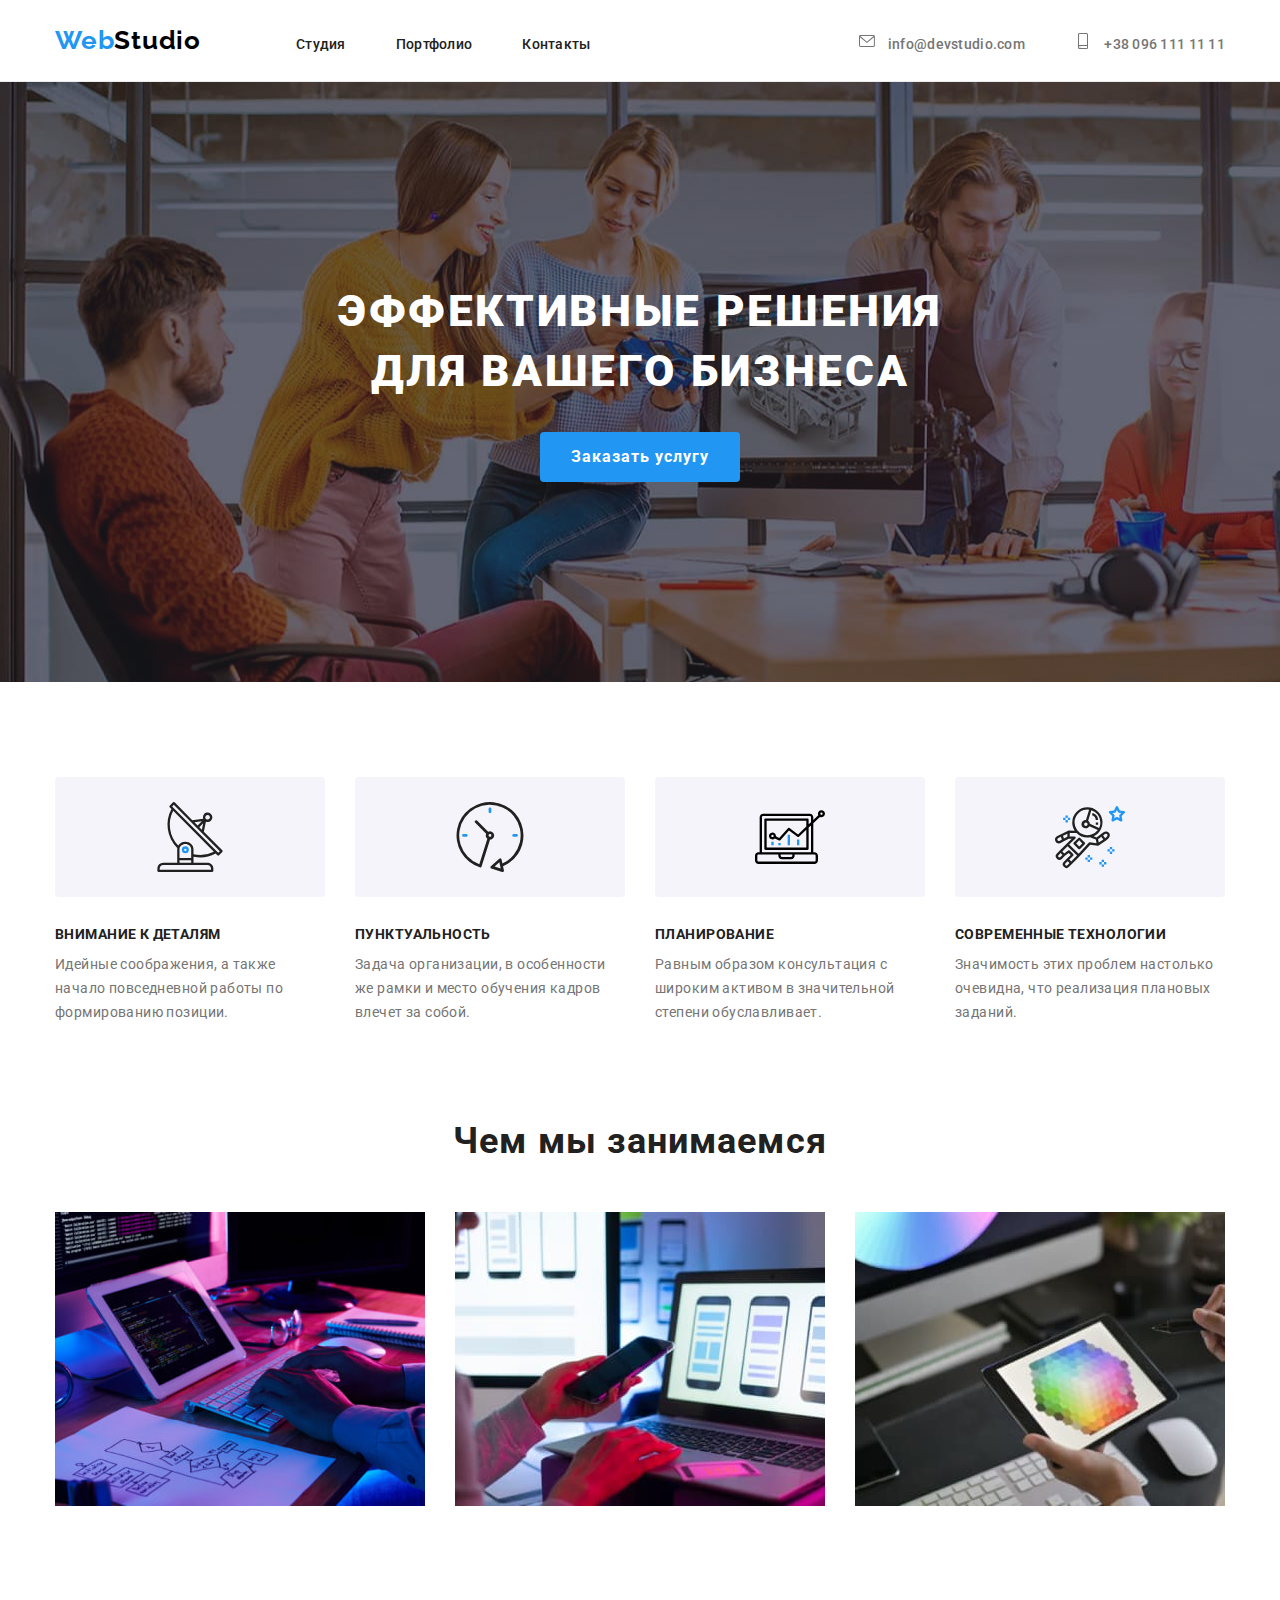
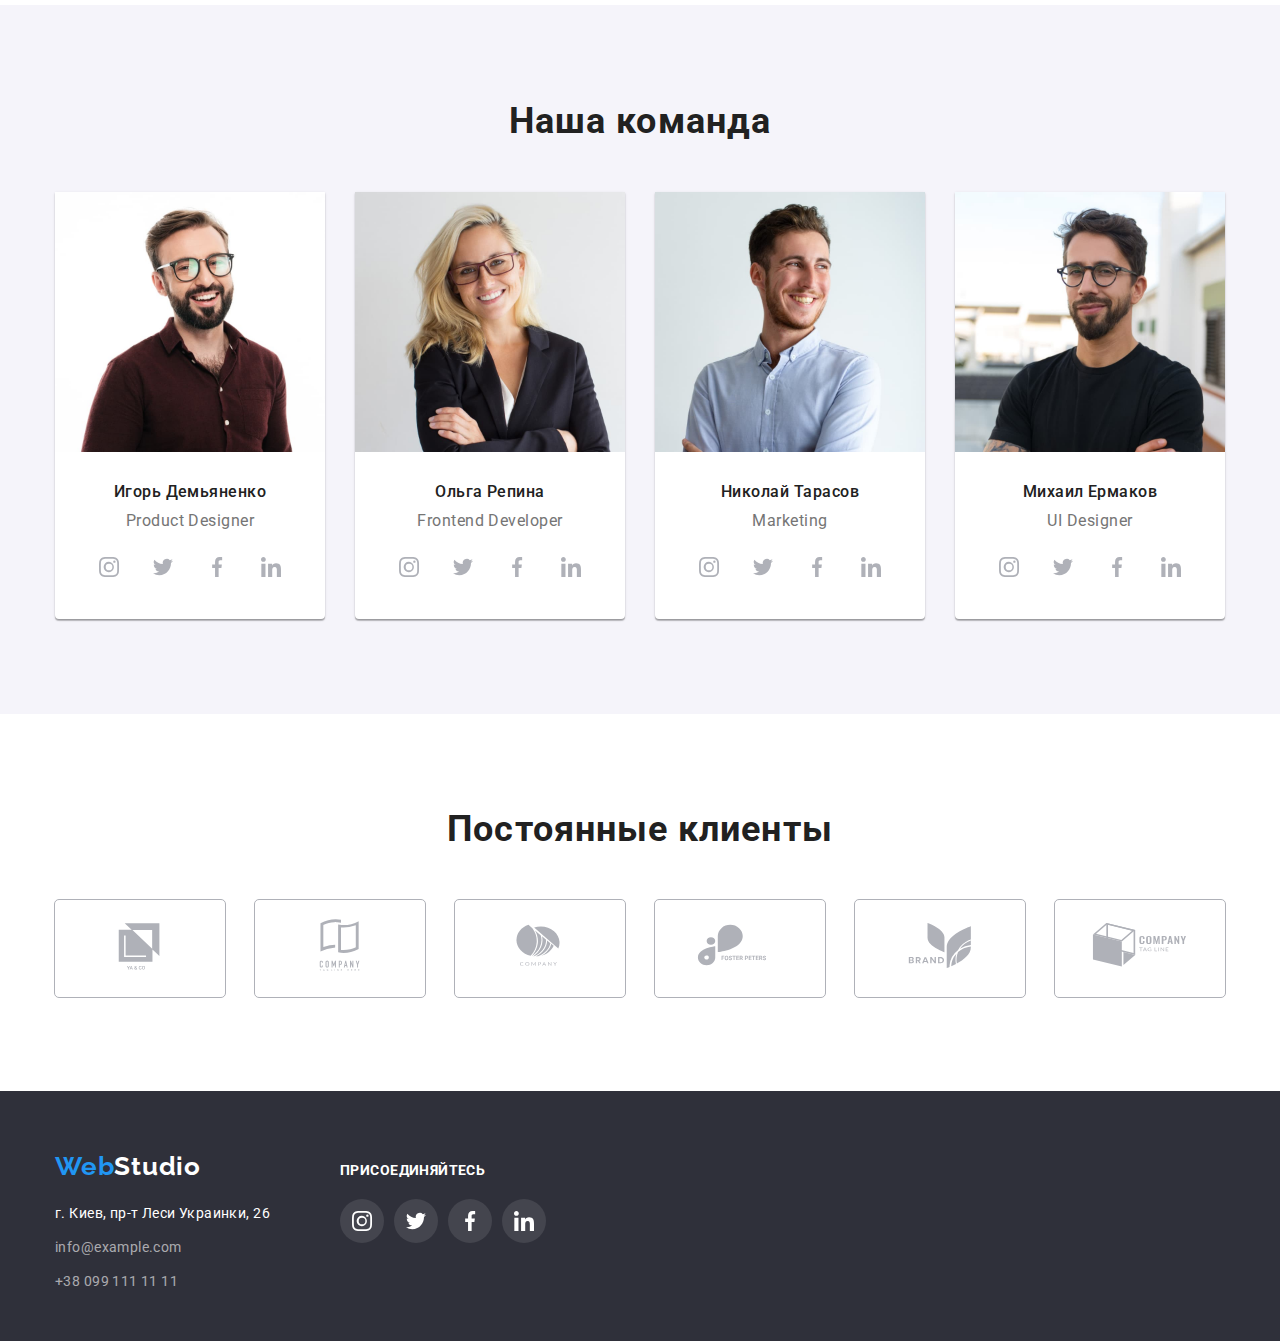
<file: index.html>
<!DOCTYPE html>
<html lang="ru">
  <head>
    <meta charset="UTF-8" />
    <meta http-equiv="X-UA-Compatible" content="IE=edge" />
    <meta name="viewport" content="width=device-width, initial-scale=1.0" />
    <title>homework #3</title>
    <link
      href="https://fonts.googleapis.com/css2?family=Raleway:wght@700&family=Roboto:wght@400;500;700;900&display=swap"
      rel="stylesheet"
    />
    <link
      rel="stylesheet"
      href="https://cdn.jsdelivr.net/npm/modern-normalize@1.1.0/modern-normalize.min.css"
    />
    <link rel="stylesheet" href="./css/styles.css" />
  </head>
  <body>
    <header class="header">
      <div class="main-container">
        <div class="header-content flex-container">
          <a href="./index.html" class="logo"
            ><span class="logo-accent">Web</span>Studio</a
          >
          <nav class="navigation">
            <ul class="navigation-list">
              <li class="navigation-item">
                <a href="./index.html" class="navigation-link">Студия</a>
              </li>
              <li class="navigation-item">
                <a href="./portfolio.html" class="navigation-link">Портфолио</a>
              </li>
              <li class="navigation-item">
                <a href="" class="navigation-link">Контакты</a>
              </li>
            </ul>
          </nav>
          <ul class="contacts-list">
            <li class="contacts-item">
              <a href="mailto:info@devstudio.com" class="contacts-link">
                <svg class="contacts-icon">
                  <use
                    href="./images/icons/symbol-defs.svg#icon-envelope"
                  ></use>
                </svg>
                info@devstudio.com</a
              >
            </li>
            <li class="contacts-item">
              <a href="tel:+380961111111" class="contacts-link">
                <svg class="contacts-icon">
                  <use
                    href="./images/icons/symbol-defs.svg#icon-smartphone"
                  ></use>
                </svg>
                +38 096 111 11 11</a
              >
            </li>
          </ul>
        </div>
      </div>
    </header>
    <main>
      <!--hero-->
      <section class="hero">
        <div class="main-container">
          <h1 class="hero-title">
            Эффективные решения <br />
            для вашего бизнеса
          </h1>
          <button type="button" class="button-base button-order">
            Заказать услугу
          </button>
        </div>
      </section>
      <!--Our goals-->
      <section class="goals">
        <div class="main-container">
          <h2 class="goals-main-title">Наши преимущества</h2>
          <ul class="goals-list flex-container">
            <li class="goals-item">
              <div class="goals-content">
                <div class="goals-picture">
                  <svg class="goals-icon">
                    <use
                      href="./images/icons/symbol-defs.svg#icon-antenna"
                    ></use>
                  </svg>
                </div>
                <h3 class="goals-title">Внимание к деталям</h3>
                <p>
                  Идейные соображения, а также начало повседневной работы по
                  формированию позиции.
                </p>
              </div>
            </li>
            <li class="goals-item">
              <div class="goals-content">
                <div class="goals-picture">
                  <svg class="goals-icon">
                    <use href="./images/icons/symbol-defs.svg#icon-clock"></use>
                  </svg>
                </div>
                <h3 class="goals-title">Пунктуальность</h3>
                <p>
                  Задача организации, в особенности же рамки и место обучения
                  кадров влечет за собой.
                </p>
              </div>
            </li>
            <li class="goals-item">
              <div class="goals-content">
                <div class="goals-picture">
                  <svg class="goals-icon">
                    <use
                      href="./images/icons/symbol-defs.svg#icon-diagram"
                    ></use>
                  </svg>
                </div>
                <h3 class="goals-title">Планирование</h3>
                <p>
                  Равным образом консультация с широким активом в значительной
                  степени обуславливает.
                </p>
              </div>
            </li>
            <li class="goals-item">
              <div class="goals-content">
                <div class="goals-picture">
                  <svg class="goals-icon">
                    <use
                      href="./images/icons/symbol-defs.svg#icon-astronaut"
                    ></use>
                  </svg>
                </div>
                <h3 class="goals-title">Современные технологии</h3>
                <p>
                  Значимость этих проблем настолько очевидна, что реализация
                  плановых заданий.
                </p>
              </div>
            </li>
          </ul>
        </div>
      </section>
      <!--About us-->
      <section class="about">
        <div class="main-container">
          <h2 class="section-title">Чем мы занимаемся</h2>
          <ul class="about-list flex-container">
            <li class="about-item">
              <div class="about-content">
                <img
                  src="./images/1.jpg"
                  alt="Руки на клавиатуре пишут программный код"
                />
              </div>
            </li>
            <li class="about-item">
              <div class="about-content">
                <img
                  src="./images/2.jpg"
                  alt="Создание прототипа приложения на экране монитора"
                />
              </div>
            </li>
            <li class="about-item">
              <div class="about-content">
                <img
                  src="./images/3.jpg"
                  alt="Выбор цветовой модели на графическом планшете"
                />
              </div>
            </li>
          </ul>
        </div>
      </section>
      <!--Our team-->
      <section class="team">
        <div class="main-container">
          <h2 class="section-title">Наша команда</h2>
          <ul class="team-list flex-container">
            <li class="team-item">
              <div class="member-card">
                <img
                  class="member-photo"
                  src="./images/ot_1.jpg"
                  alt="Портрет Игорь Демьяненко"
                  width="270"
                  height="260"
                />
                <div class="member-info">
                  <h3 class="member-title">Игорь Демьяненко</h3>
                  <p class="member-position">Product Designer</p>
                  <!--Social icons list-->
                  <ul class="member-social-list flex-container">
                    <li class="member-social-item">
                      <a href="" class="member-social-link">
                        <svg class="social-icon">
                          <use
                            href="./images/icons/symbol-defs.svg#icon-insta"
                          ></use>
                        </svg>
                      </a>
                    </li>
                    <li class="member-social-item">
                      <a href="" class="member-social-link">
                        <svg class="social-icon">
                          <use
                            href="./images/icons/symbol-defs.svg#icon-twitter"
                          ></use>
                        </svg>
                      </a>
                    </li>
                    <li class="member-social-item">
                      <a href="" class="member-social-link">
                        <svg class="social-icon">
                          <use
                            href="./images/icons/symbol-defs.svg#icon-fb"
                          ></use>
                        </svg>
                      </a>
                    </li>
                    <li class="member-social-item">
                      <a href="" class="member-social-link">
                        <svg class="social-icon">
                          <use
                            href="./images/icons/symbol-defs.svg#icon-linked"
                          ></use>
                        </svg>
                      </a>
                    </li>
                  </ul>
                </div>
              </div>
            </li>
            <li class="team-item">
              <div class="member-card">
                <img
                  class="member-photo"
                  src="./images/ot_2.jpg"
                  alt="Портрет Ольга Репина"
                  width="270"
                  height="260"
                />
                <div class="member-info">
                  <h3 class="member-title">Ольга Репина</h3>
                  <p class="member-position">Frontend Developer</p>
                  <!--Social icons list-->
                  <ul class="member-social-list flex-container">
                    <li class="member-social-item">
                      <a href="" class="member-social-link">
                        <svg class="social-icon">
                          <use
                            href="./images/icons/symbol-defs.svg#icon-insta"
                          ></use>
                        </svg>
                      </a>
                    </li>
                    <li class="member-social-item">
                      <a href="" class="member-social-link">
                        <svg class="social-icon">
                          <use
                            href="./images/icons/symbol-defs.svg#icon-twitter"
                          ></use>
                        </svg>
                      </a>
                    </li>
                    <li class="member-social-item">
                      <a href="" class="member-social-link">
                        <svg class="social-icon">
                          <use
                            href="./images/icons/symbol-defs.svg#icon-fb"
                          ></use>
                        </svg>
                      </a>
                    </li>
                    <li class="member-social-item">
                      <a href="" class="member-social-link">
                        <svg class="social-icon">
                          <use
                            href="./images/icons/symbol-defs.svg#icon-linked"
                          ></use>
                        </svg>
                      </a>
                    </li>
                  </ul>
                </div>
              </div>
            </li>
            <li class="team-item">
              <div class="member-card">
                <img
                  class="member-photo"
                  src="./images/ot_3.jpg"
                  alt="Портрет Николай Тарасов"
                  width="270"
                  height="260"
                />
                <div class="member-info">
                  <h3 class="member-title">Николай Тарасов</h3>
                  <p class="member-position">Marketing</p>
                  <!--Social icons list-->
                  <ul class="member-social-list flex-container">
                    <li class="member-social-item">
                      <a href="" class="member-social-link">
                        <svg class="social-icon">
                          <use
                            href="./images/icons/symbol-defs.svg#icon-insta"
                          ></use>
                        </svg>
                      </a>
                    </li>
                    <li class="member-social-item">
                      <a href="" class="member-social-link">
                        <svg class="social-icon">
                          <use
                            href="./images/icons/symbol-defs.svg#icon-twitter"
                          ></use>
                        </svg>
                      </a>
                    </li>
                    <li class="member-social-item">
                      <a href="" class="member-social-link">
                        <svg class="social-icon">
                          <use
                            href="./images/icons/symbol-defs.svg#icon-fb"
                          ></use>
                        </svg>
                      </a>
                    </li>
                    <li class="member-social-item">
                      <a href="" class="member-social-link">
                        <svg class="social-icon">
                          <use
                            href="./images/icons/symbol-defs.svg#icon-linked"
                          ></use>
                        </svg>
                      </a>
                    </li>
                  </ul>
                </div>
              </div>
            </li>
            <li class="team-item">
              <div class="member-card">
                <img
                  class="member-photo"
                  src="./images/ot_4.jpg"
                  alt="Портрет Михаил Ермаков"
                  width="270"
                  height="260"
                />
                <div class="member-info">
                  <h3 class="member-title">Михаил Ермаков</h3>
                  <p class="member-position">UI Designer</p>
                  <!--Social icons list-->
                  <ul class="member-social-list flex-container">
                    <li class="member-social-item">
                      <a href="" class="member-social-link">
                        <svg class="social-icon">
                          <use
                            href="./images/icons/symbol-defs.svg#icon-insta"
                          ></use>
                        </svg>
                      </a>
                    </li>
                    <li class="member-social-item">
                      <a href="" class="member-social-link">
                        <svg class="social-icon">
                          <use
                            href="./images/icons/symbol-defs.svg#icon-twitter"
                          ></use>
                        </svg>
                      </a>
                    </li>
                    <li class="member-social-item">
                      <a href="" class="member-social-link">
                        <svg class="social-icon">
                          <use
                            href="./images/icons/symbol-defs.svg#icon-fb"
                          ></use>
                        </svg>
                      </a>
                    </li>
                    <li class="member-social-item">
                      <a href="" class="member-social-link">
                        <svg class="social-icon">
                          <use
                            href="./images/icons/symbol-defs.svg#icon-linked"
                          ></use>
                        </svg>
                      </a>
                    </li>
                  </ul>
                </div>
              </div>
            </li>
          </ul>
        </div>
      </section>
      <!--Clients-->
      <section class="clients">
        <div class="main-container">
          <h2 class="section-title">Постоянные клиенты</h2>
          <ul class="client-list flex-container">
            <li class="client-list-item">
              <a href="" class="client-item-link">
                <div class="client-item-content">
                  <svg class="client-icon">
                    <use
                      href="./images/icons/symbol-defs.svg#icon-company1"
                    ></use>
                  </svg>
                </div>
              </a>
            </li>
            <li class="client-list-item">
              <a href="" class="client-item-link">
                <div class="client-item-content">
                  <svg class="client-icon">
                    <use
                      href="./images/icons/symbol-defs.svg#icon-company2"
                    ></use>
                  </svg>
                </div>
              </a>
            </li>
            <li class="client-list-item">
              <a href="" class="client-item-link">
                <div class="client-item-content">
                  <svg class="client-icon">
                    <use
                      href="./images/icons/symbol-defs.svg#icon-company3"
                    ></use>
                  </svg>
                </div>
              </a>
            </li>
            <li class="client-list-item">
              <a href="" class="client-item-link">
                <div class="client-item-content">
                  <svg class="client-icon">
                    <use
                      href="./images/icons/symbol-defs.svg#icon-company4"
                    ></use>
                  </svg>
                </div>
              </a>
            </li>
            <li class="client-list-item">
              <a href="" class="client-item-link">
                <div class="client-item-content">
                  <svg class="client-icon">
                    <use
                      href="./images/icons/symbol-defs.svg#icon-company5"
                    ></use>
                  </svg>
                </div>
              </a>
            </li>
            <li class="client-list-item">
              <a href="" class="client-item-link">
                <div class="client-item-content">
                  <svg class="client-icon">
                    <use
                      href="./images/icons/symbol-defs.svg#icon-company6"
                    ></use>
                  </svg>
                </div>
              </a>
            </li>
          </ul>
        </div>
      </section>
    </main>
    <footer class="footer">
      <div class="main-container">
        <div class="footer-content flex-container">
          <div class="footer-adress">
            <a href="./index.html" class="footer-logo"
              ><span class="logo-accent">Web</span>Studio</a
            >
            <address>
              <ul class="adress-list">
                <li class="adress-item">
                  <a
                    href="https://www.google.pl/maps/place/%D0%B1%D1%83%D0%BB.+%D0%9B%D0%B5%D1%81%D0%B8+%D0%A3%D0%BA%D1%80%D0%B0%D0%B8%D0%BD%D0%BA%D0%B8,+26,+%D0%9A%D0%B8%D0%B5%D0%B2,+%D0%A3%D0%BA%D1%80%D0%B0%D0%B8%D0%BD%D0%B0,+02000/@50.4265807,30.5361971,17z/data=!3m1!4b1!4m5!3m4!1s0x40d4cf0e033ecbe9:0x57a4dffefec77da0!8m2!3d50.4265807!4d30.5383858?hl=ru"
                    target="_blank"
                    class="adress-text location"
                  >
                    г. Киев, пр-т Леси Украинки, 26
                  </a>
                </li>
                <li class="adress-item">
                  <a href="mailto:info@example.com" class="adress-text">
                    info@example.com</a
                  >
                </li>
                <li class="adress-item">
                  <a href="tel:+380991111111" class="adress-text">
                    +38 099 111 11 11</a
                  >
                </li>
              </ul>
            </address>
          </div>
          <!--end footer-adress-->
          <div class="footer-social">
            <p class="footer-social-text">присоединяйтесь</p>
            <ul class="footer-social-list flex-container">
              <li class="footer-social-item">
                <a href="" class="footer-social-link">
                  <svg class="social-icon">
                    <use href="./images/icons/symbol-defs.svg#icon-insta"></use>
                  </svg>
                </a>
              </li>
              <li class="footer-social-item">
                <a href="" class="footer-social-link">
                  <svg class="social-icon">
                    <use
                      href="./images/icons/symbol-defs.svg#icon-twitter"
                    ></use>
                  </svg>
                </a>
              </li>
              <li class="footer-social-item">
                <a href="" class="footer-social-link">
                  <svg class="social-icon">
                    <use href="./images/icons/symbol-defs.svg#icon-fb"></use>
                  </svg>
                </a>
              </li>
              <li class="footer-social-item">
                <a href="" class="footer-social-link">
                  <svg class="social-icon">
                    <use
                      href="./images/icons/symbol-defs.svg#icon-linked"
                    ></use>
                  </svg>
                </a>
              </li>
            </ul>
          </div>
        </div>
      </div>
    </footer>
  </body>
</html>
</file>
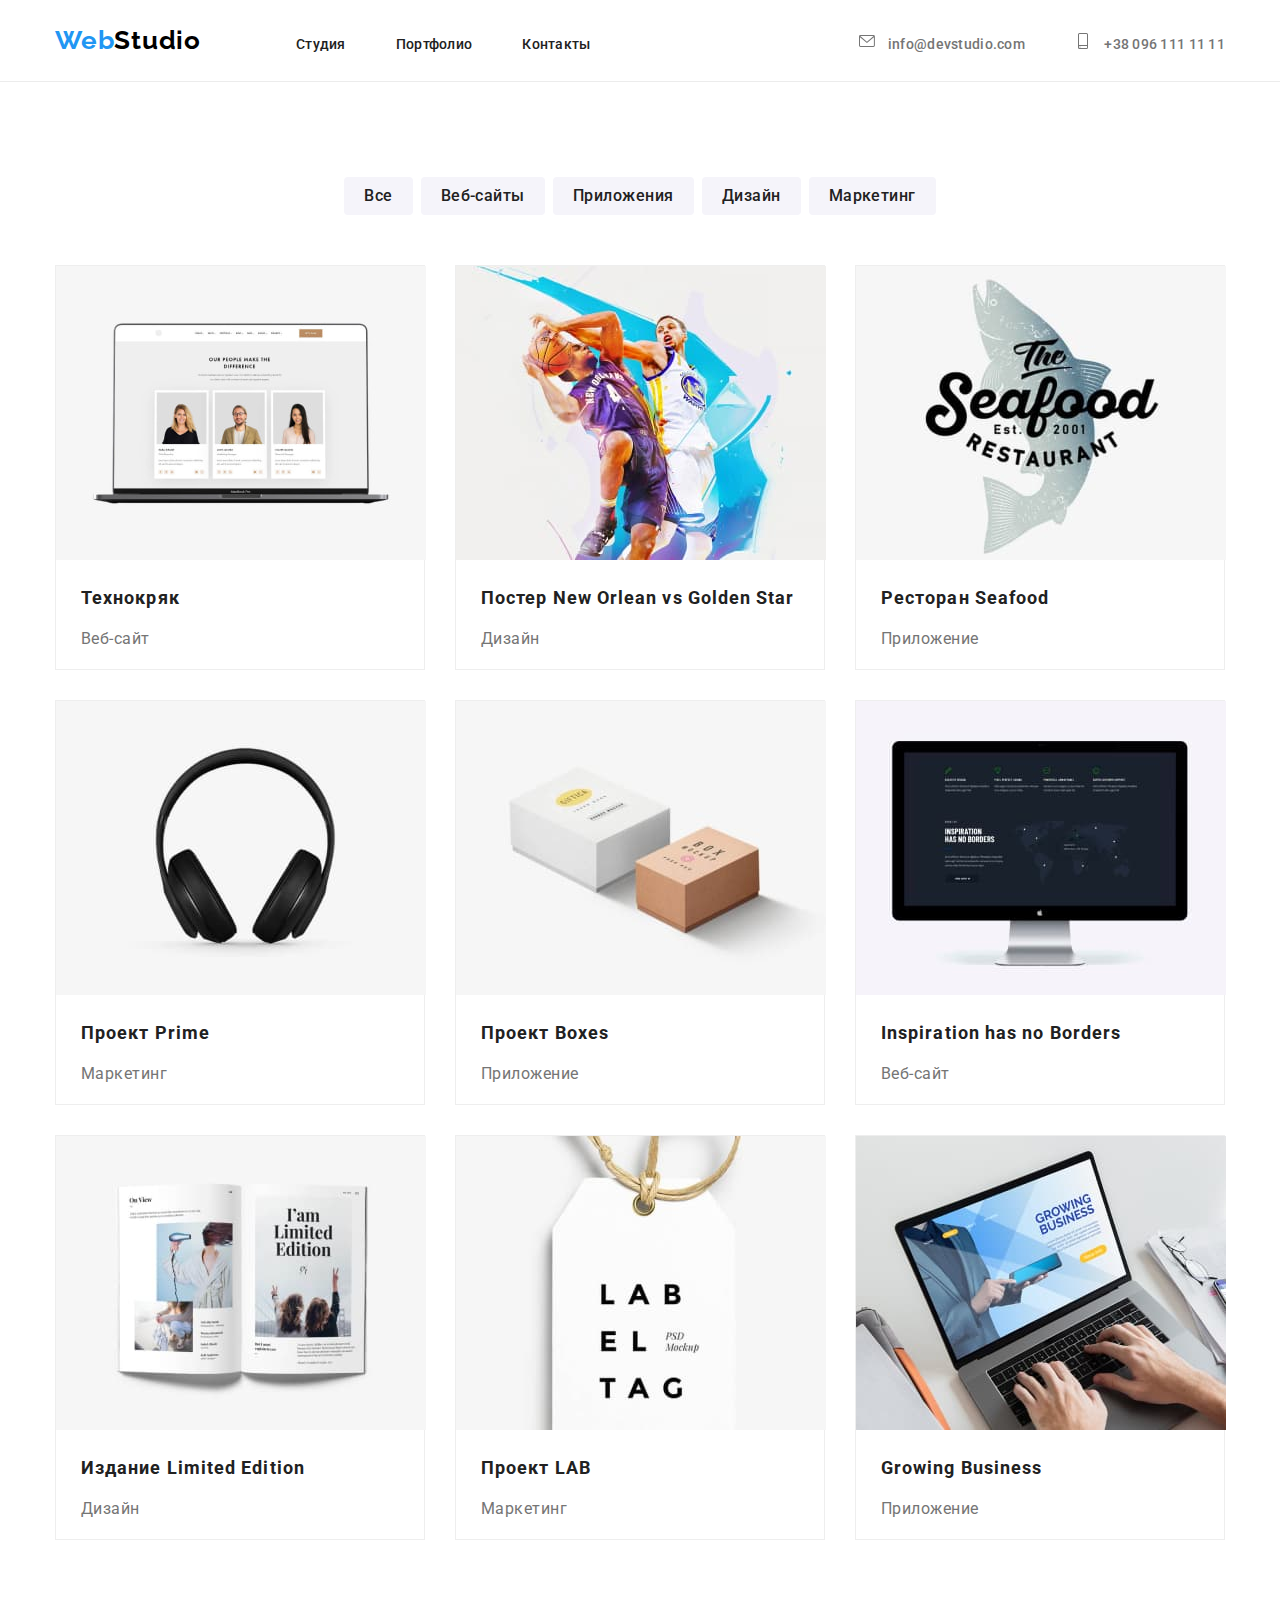
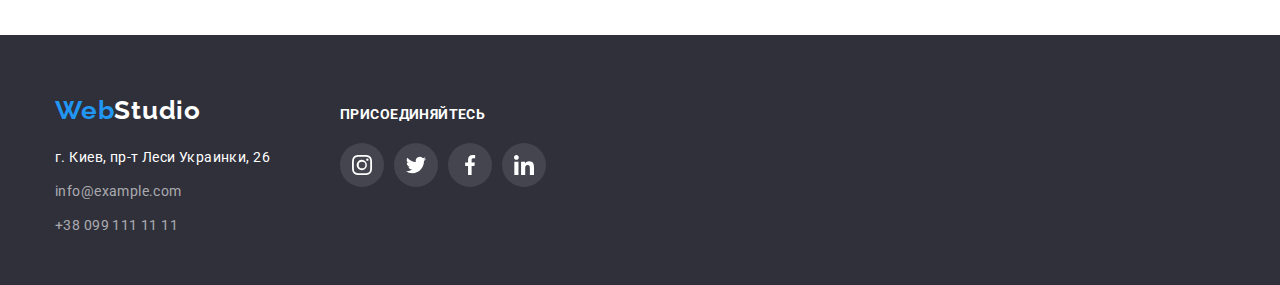
<file: portfolio.html>
<!DOCTYPE html>
<html lang="ru">
  <head>
    <meta charset="UTF-8" />
    <meta http-equiv="X-UA-Compatible" content="IE=edge" />
    <meta name="viewport" content="width=device-width, initial-scale=1.0" />
    <title>Portfolio</title>
    <link
      href="https://fonts.googleapis.com/css2?family=Raleway:wght@700&family=Roboto:wght@400;500;700;900&display=swap"
      rel="stylesheet"
    />
    <link
      rel="stylesheet"
      href="https://cdn.jsdelivr.net/npm/modern-normalize@1.1.0/modern-normalize.min.css"
    />
    <link rel="stylesheet" href="./css/styles.css" />
  </head>
  <body>
    <header class="header">
      <div class="main-container">
        <div class="header-content flex-container">
          <a href="./index.html" class="logo"
            ><span class="logo-accent">Web</span>Studio</a
          >
          <nav class="navigation">
            <ul class="navigation-list">
              <li class="navigation-item">
                <a href="./index.html" class="navigation-link">Студия</a>
              </li>
              <li class="navigation-item">
                <a href="./portfolio.html" class="navigation-link">Портфолио</a>
              </li>
              <li class="navigation-item">
                <a href="" class="navigation-link">Контакты</a>
              </li>
            </ul>
          </nav>
          <ul class="contacts-list">
            <li class="contacts-item">
              <a href="mailto:info@devstudio.com" class="contacts-link">
                <svg class="contacts-icon">
                  <use
                    href="./images/icons/symbol-defs.svg#icon-envelope"
                  ></use>
                </svg>
                info@devstudio.com</a
              >
            </li>
            <li class="contacts-item">
              <a href="tel:+380961111111" class="contacts-link">
                <svg class="contacts-icon">
                  <use
                    href="./images/icons/symbol-defs.svg#icon-smartphone"
                  ></use>
                </svg>
                +38 096 111 11 11</a
              >
            </li>
          </ul>
        </div>
      </div>
    </header>
    <!--<header class="header">
      <div class="main-container">
        <div class="flex-container">
          <a href="./index.html" class="logo"
            ><span class="logo-accent">Web</span>Studio</a
          >
          <nav class="navigation">
            <ul class="navigation-list">
              <li class="navigation-item">
                <a href="./index.html" class="navigation-link">Студия</a>
              </li>
              <li class="navigation-item">
                <a href="./portfolio.html" class="navigation-link">Портфолио</a>
              </li>
              <li class="navigation-item">
                <a href="" class="navigation-link">Контакты</a>
              </li>
            </ul>
          </nav>
          <ul class="contacts-list">
            <li class="contacts-item">
              <a href="mailto:info@devstudio.com" class="contacts-link">
                info@devstudio.com</a
              >
            </li>
            <li class="contacts-item">
              <a href="tel:+380961111111" class="contacts-link"
                >+38 096 111 11 11</a
              >
            </li>
          </ul>
        </div>
      </div>
    </header>-->
    <main>
      <!--portfolio-->
      <section class="portfolio">
        <div class="main-container">
          <h1 class="portfolio-title">Наше портфолио</h1>
          <!--portfolio filters-->
          <ul class="portfolio-filter-list flex-container">
            <li class="portfolio-filter-item">
              <button type="button" class="button-primary filter">Все</button>
            </li>
            <li class="portfolio-filter-item">
              <button type="button" class="button-primary filter">
                Веб-сайты
              </button>
            </li>
            <li class="portfolio-filter-item">
              <button type="button" class="button-primary filter">
                Приложения
              </button>
            </li>
            <li class="portfolio-filter-item">
              <button type="button" class="button-primary filter">
                Дизайн
              </button>
            </li>
            <li class="portfolio-filter-item">
              <button type="button" class="button-primary filter">
                Маркетинг
              </button>
            </li>
          </ul>
          <!--portfolio items-->
          <ul class="portfolio-list flex-container">
            <li class="portfolio-item">
              <!--Технокряк-->
              <a href="" class="portfolio-item-link">
                <img
                  class="portfolio-photo"
                  src="./images/prtfl_tehnokriak.jpg"
                  alt="Страница проекта Технокряк"
                />
              </a>
              <div class="portfolio-description">
                <a href="" class="portfolio-item-link">
                  <h2 class="portfolio-item-title">Технокряк</h2>
                </a>
                <p class="portfolio-category">Веб-сайт</p>
              </div>
            </li>
            <li class="portfolio-item">
              <!--New Orlean-->
              <a href="" class="portfolio-item-link">
                <img
                  class="portfolio-photo"
                  src="./images/prtfl_new_orlean.jpg"
                  alt="Дизайн постера New Orlean"
                />
              </a>
              <div class="portfolio-description">
                <a href="" class="portfolio-item-link">
                  <h2 class="portfolio-item-title">
                    Постер New Orlean vs Golden Star
                  </h2>
                </a>
                <p class="portfolio-category">Дизайн</p>
              </div>
            </li>
            <li class="portfolio-item">
              <!--SeaFood-->
              <a href="" class="portfolio-item-link">
                <img
                  class="portfolio-photo"
                  src="./images/prtfl_seafood.jpg"
                  alt="Логотип приложения SeaFood"
                />
              </a>
              <div class="portfolio-description">
                <a href="" class="portfolio-item-link">
                  <h2 class="portfolio-item-title">Ресторан Seafood</h2>
                </a>
                <p class="portfolio-category">Приложение</p>
              </div>
            </li>
            <li class="portfolio-item">
              <!--Prime-->
              <a href="" class="portfolio-item-link">
                <img
                  class="portfolio-photo"
                  src="./images/prtfl_prime.jpg"
                  alt="Аватар маркетингового проекта Prime "
                />
              </a>
              <div class="portfolio-description">
                <a href="" class="portfolio-item-link">
                  <h2 class="portfolio-item-title">Проект Prime</h2>
                </a>
                <p class="portfolio-category">Маркетинг</p>
              </div>
            </li>
            <li class="portfolio-item">
              <!--Boxes-->
              <a href="" class="portfolio-item-link">
                <img
                  class="portfolio-photo"
                  src="./images/prtfl_boxes.jpg"
                  alt="Аватар приложения Boxes "
                />
              </a>
              <div class="portfolio-description">
                <a href="" class="portfolio-item-link">
                  <h2 class="portfolio-item-title">Проект Boxes</h2>
                </a>
                <p class="portfolio-category">Приложение</p>
              </div>
            </li>
            <li class="portfolio-item">
              <!--Inspiration has no Borders-->
              <a href="" class="portfolio-item-link">
                <img
                  class="portfolio-photo"
                  src="./images/prtfl_inspiration_no_norders.jpg"
                  alt="Главная страница веб-сайта Inspiration has no Borders  "
                />
              </a>
              <div class="portfolio-description">
                <a href="" class="portfolio-item-link">
                  <h2 class="portfolio-item-title">
                    Inspiration has no Borders
                  </h2>
                </a>
                <p class="portfolio-category">Веб-сайт</p>
              </div>
            </li>
            <li class="portfolio-item">
              <!--Limited Edition-->
              <a href="" class="portfolio-item-link">
                <img
                  class="portfolio-photo"
                  src="./images/prtfl_limited_editions.jpg"
                  alt="Прмер разворота журнала Limited Edition"
                />
              </a>
              <div class="portfolio-description">
                <a href="" class="portfolio-item-link">
                  <h2 class="portfolio-item-title">Издание Limited Edition</h2>
                </a>
                <p class="portfolio-category">Дизайн</p>
              </div>
            </li>
            <li class="portfolio-item">
              <!--LAB-->
              <a href="" class="portfolio-item-link">
                <img
                  class="portfolio-photo"
                  src="./images/prtfl_lab.jpg"
                  alt="Аватар маркетинового проекта LAB"
                />
              </a>
              <div class="portfolio-description">
                <a href="" class="portfolio-item-link">
                  <h2 class="portfolio-item-title">Проект LAB</h2>
                </a>
                <p class="portfolio-category">Маркетинг</p>
              </div>
            </li>
            <li class="portfolio-item">
              <!--Growing Business-->
              <a href="" class="portfolio-item-link">
                <img
                  class="portfolio-photo"
                  src="./images/prtfl_growing_business.jpg"
                  alt="Визуализация приложения Growing Business"
                />
              </a>
              <div class="portfolio-description">
                <a href="" class="portfolio-item-link">
                  <h2 class="portfolio-item-title">Growing Business</h2>
                </a>
                <p class="portfolio-category">Приложение</p>
              </div>
            </li>
          </ul>
        </div>
      </section>
    </main>
    <!--footer-->
    <footer class="footer">
      <div class="main-container">
        <div class="footer-content flex-container">
          <div class="footer-adress">
            <a href="./index.html" class="footer-logo"
              ><span class="logo-accent">Web</span>Studio</a
            >
            <address>
              <ul class="adress-list">
                <li class="adress-item">
                  <a
                    href="https://www.google.pl/maps/place/%D0%B1%D1%83%D0%BB.+%D0%9B%D0%B5%D1%81%D0%B8+%D0%A3%D0%BA%D1%80%D0%B0%D0%B8%D0%BD%D0%BA%D0%B8,+26,+%D0%9A%D0%B8%D0%B5%D0%B2,+%D0%A3%D0%BA%D1%80%D0%B0%D0%B8%D0%BD%D0%B0,+02000/@50.4265807,30.5361971,17z/data=!3m1!4b1!4m5!3m4!1s0x40d4cf0e033ecbe9:0x57a4dffefec77da0!8m2!3d50.4265807!4d30.5383858?hl=ru"
                    target="_blank"
                    class="adress-text location"
                  >
                    г. Киев, пр-т Леси Украинки, 26
                  </a>
                </li>
                <li class="adress-item">
                  <a href="mailto:info@example.com" class="adress-text">
                    info@example.com</a
                  >
                </li>
                <li class="adress-item">
                  <a href="tel:+380991111111" class="adress-text">
                    +38 099 111 11 11</a
                  >
                </li>
              </ul>
            </address>
          </div>
          <!--end footer-adress-->
          <div class="footer-social">
            <p class="footer-social-text">присоединяйтесь</p>
            <ul class="footer-social-list flex-container">
              <li class="footer-social-item">
                <a href="" class="footer-social-link">
                  <svg class="social-icon">
                    <use href="./images/icons/symbol-defs.svg#icon-insta"></use>
                  </svg>
                </a>
              </li>
              <li class="footer-social-item">
                <a href="" class="footer-social-link">
                  <svg class="social-icon">
                    <use
                      href="./images/icons/symbol-defs.svg#icon-twitter"
                    ></use>
                  </svg>
                </a>
              </li>
              <li class="footer-social-item">
                <a href="" class="footer-social-link">
                  <svg class="social-icon">
                    <use href="./images/icons/symbol-defs.svg#icon-fb"></use>
                  </svg>
                </a>
              </li>
              <li class="footer-social-item">
                <a href="" class="footer-social-link">
                  <svg class="social-icon">
                    <use
                      href="./images/icons/symbol-defs.svg#icon-linked"
                    ></use>
                  </svg>
                </a>
              </li>
            </ul>
          </div>
        </div>
      </div>
    </footer>
  </body>
</html>
</file>
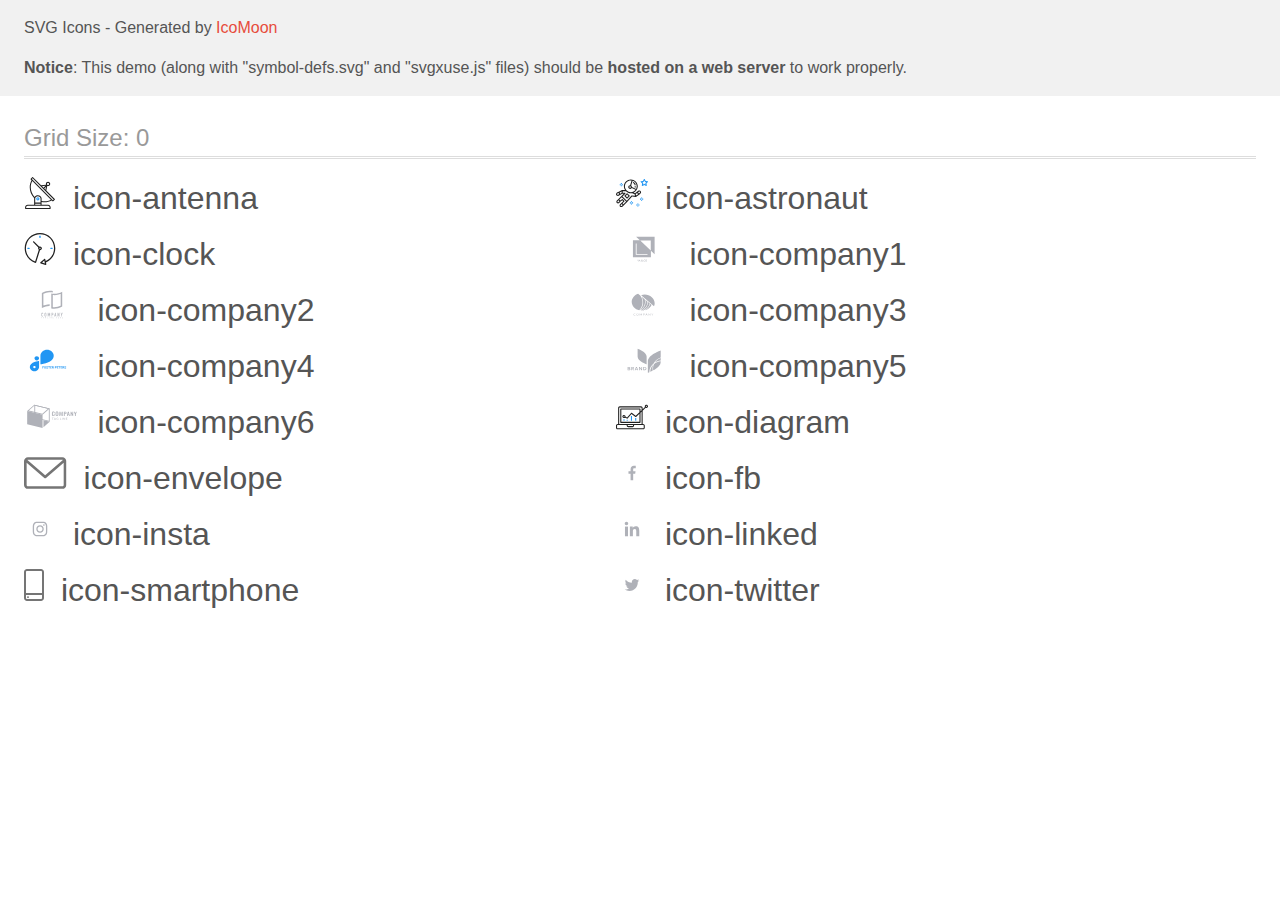
<file: images/icons/icomoon (1)/demo-external-svg.html>
<!doctype html>
<html>
<head>
    <title>IcoMoon - SVG Icons</title>
    <meta charset="utf-8">
    <meta name="viewport" content="width=device-width, initial-scale=1">
    <link rel="stylesheet" href="demo-files/demo.css">
    <link rel="stylesheet" href="style.css">
</head>
<body>
<header class="bgc1 clearfix">
<div class="mhl">
    <p>SVG Icons - Generated by <a href="https://icomoon.io/app">IcoMoon</a></p><p><strong>Notice</strong>: This demo (along with "symbol-defs.svg" and "svgxuse.js" files) should be <b>hosted on a web server</b> to work properly.</p>
</div>
</header>
    <div class="clearfix mhl ptl">
        <h1 class="mvm mtn fgc1">Grid Size: 0</h1>
        <div class="glyph fs1">
            <div class="clearfix pbs">
                <svg class="icon-antenna"><use xlink:href="symbol-defs.svg#icon-antenna"></use></svg><span class="name"> icon-antenna</span>
            </div>
        </div>
        <div class="glyph fs1">
            <div class="clearfix pbs">
                <svg class="icon-astronaut"><use xlink:href="symbol-defs.svg#icon-astronaut"></use></svg><span class="name"> icon-astronaut</span>
            </div>
        </div>
        <div class="glyph fs1">
            <div class="clearfix pbs">
                <svg class="icon-clock"><use xlink:href="symbol-defs.svg#icon-clock"></use></svg><span class="name"> icon-clock</span>
            </div>
        </div>
        <div class="glyph fs1">
            <div class="clearfix pbs">
                <svg class="icon-company1"><use xlink:href="symbol-defs.svg#icon-company1"></use></svg><span class="name"> icon-company1</span>
            </div>
        </div>
        <div class="glyph fs1">
            <div class="clearfix pbs">
                <svg class="icon-company2"><use xlink:href="symbol-defs.svg#icon-company2"></use></svg><span class="name"> icon-company2</span>
            </div>
        </div>
        <div class="glyph fs1">
            <div class="clearfix pbs">
                <svg class="icon-company3"><use xlink:href="symbol-defs.svg#icon-company3"></use></svg><span class="name"> icon-company3</span>
            </div>
        </div>
        <div class="glyph fs1">
            <div class="clearfix pbs">
                <svg class="icon-company4"><use xlink:href="symbol-defs.svg#icon-company4"></use></svg><span class="name"> icon-company4</span>
            </div>
        </div>
        <div class="glyph fs1">
            <div class="clearfix pbs">
                <svg class="icon-company5"><use xlink:href="symbol-defs.svg#icon-company5"></use></svg><span class="name"> icon-company5</span>
            </div>
        </div>
        <div class="glyph fs1">
            <div class="clearfix pbs">
                <svg class="icon-company6"><use xlink:href="symbol-defs.svg#icon-company6"></use></svg><span class="name"> icon-company6</span>
            </div>
        </div>
        <div class="glyph fs1">
            <div class="clearfix pbs">
                <svg class="icon-diagram"><use xlink:href="symbol-defs.svg#icon-diagram"></use></svg><span class="name"> icon-diagram</span>
            </div>
        </div>
        <div class="glyph fs1">
            <div class="clearfix pbs">
                <svg class="icon-envelope"><use xlink:href="symbol-defs.svg#icon-envelope"></use></svg><span class="name"> icon-envelope</span>
            </div>
        </div>
        <div class="glyph fs1">
            <div class="clearfix pbs">
                <svg class="icon-fb"><use xlink:href="symbol-defs.svg#icon-fb"></use></svg><span class="name"> icon-fb</span>
            </div>
        </div>
        <div class="glyph fs1">
            <div class="clearfix pbs">
                <svg class="icon-insta"><use xlink:href="symbol-defs.svg#icon-insta"></use></svg><span class="name"> icon-insta</span>
            </div>
        </div>
        <div class="glyph fs1">
            <div class="clearfix pbs">
                <svg class="icon-linked"><use xlink:href="symbol-defs.svg#icon-linked"></use></svg><span class="name"> icon-linked</span>
            </div>
        </div>
        <div class="glyph fs1">
            <div class="clearfix pbs">
                <svg class="icon-smartphone"><use xlink:href="symbol-defs.svg#icon-smartphone"></use></svg><span class="name"> icon-smartphone</span>
            </div>
        </div>
        <div class="glyph fs1">
            <div class="clearfix pbs">
                <svg class="icon-twitter"><use xlink:href="symbol-defs.svg#icon-twitter"></use></svg><span class="name"> icon-twitter</span>
            </div>
        </div>
  </div>
<script defer src="svgxuse.js"></script>
</body>
</html>
</file>
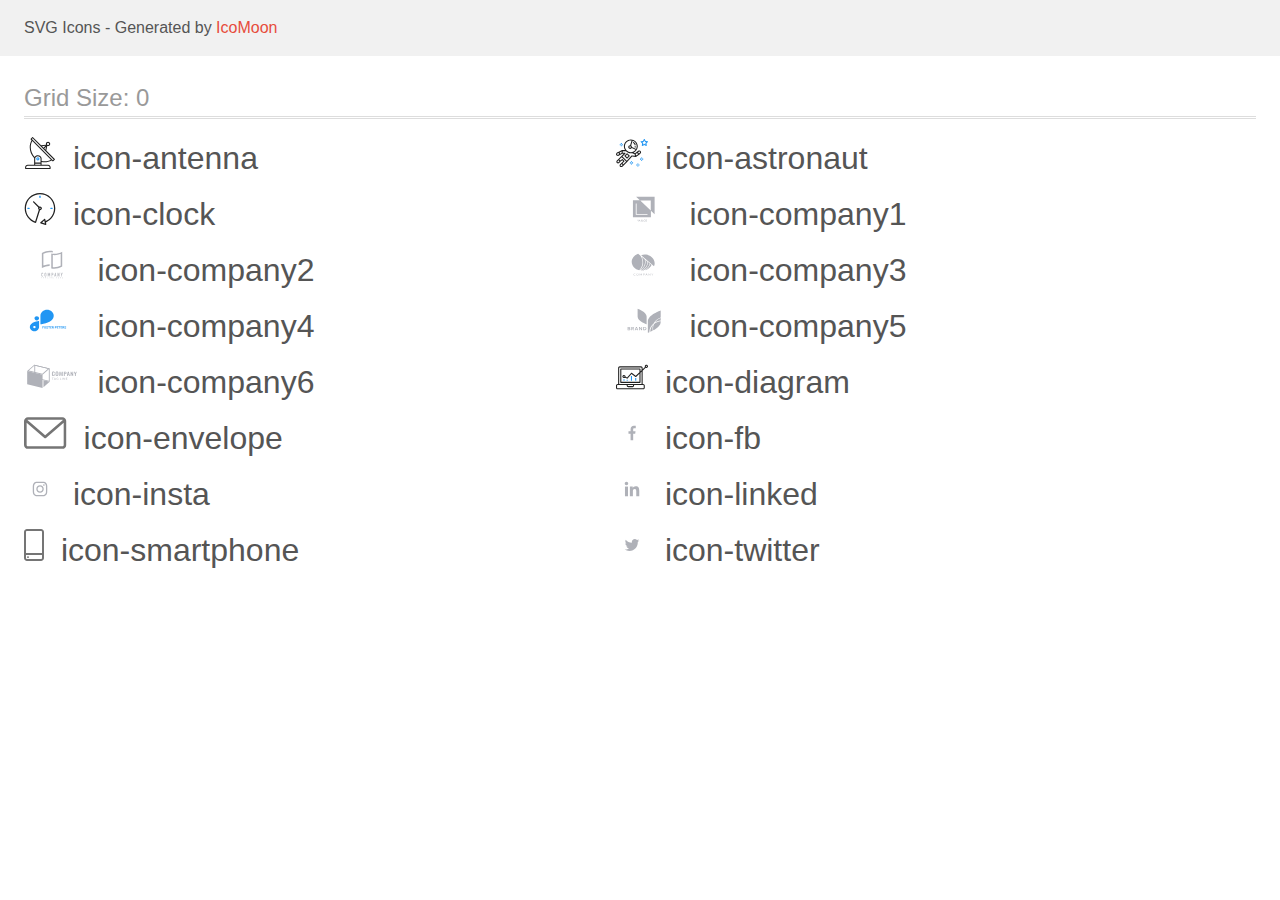
<file: images/icons/icomoon (1)/demo.html>
<!doctype html>
<html>
<head>
    <title>IcoMoon - SVG Icons</title>
    <meta charset="utf-8">
    <meta name="viewport" content="width=device-width, initial-scale=1">
    <link rel="stylesheet" href="demo-files/demo.css">
    <link rel="stylesheet" href="style.css">
</head>
<body>
<svg aria-hidden="true" style="position: absolute; width: 0; height: 0; overflow: hidden;" version="1.1" xmlns="http://www.w3.org/2000/svg" xmlns:xlink="http://www.w3.org/1999/xlink">
<defs>
<symbol id="icon-antenna" viewBox="0 0 32 32">
<path fill="#212121" style="fill: var(--color1, #212121)" d="M30.773 22.098l-8.443-8.505 0.937-4.615c0.242 0.094 0.499 0.144 0.758 0.146h0.006c1.192 0.014 2.17-0.941 2.184-2.133s-0.941-2.17-2.133-2.184c-1.192-0.014-2.17 0.941-2.184 2.133-0.003 0.255 0.039 0.509 0.125 0.749l-4.96 0.605-8.091-8.133c-0.099-0.101-0.235-0.159-0.377-0.16-0.14 0.001-0.274 0.056-0.373 0.155l-1.513 1.504c-0.208 0.208-0.208 0.546 0 0.754l0.814 0.826c-3.153 5.798-2.129 12.978 2.519 17.663 0.043 0.041 0.092 0.074 0.146 0.098-0.034 0.18-0.051 0.364-0.052 0.547v6.187h-6.4c-1.472 0.002-2.665 1.195-2.667 2.667v1.067c0 0.295 0.239 0.533 0.533 0.533h24.533c0.295 0 0.533-0.239 0.533-0.533v-1.067c-0.002-1.472-1.195-2.665-2.667-2.667h-6.4v-2.742c1.003 0.21 2.024 0.317 3.049 0.32 2.458-0.003 4.877-0.615 7.040-1.783l0.818 0.823c0.099 0.101 0.235 0.159 0.377 0.16 0.14-0.001 0.274-0.056 0.373-0.155l1.513-1.504c0.208-0.208 0.208-0.546 0-0.754zM23.28 6.233c0.418-0.415 1.093-0.414 1.508 0.004s0.414 1.093-0.004 1.508c-0.2 0.199-0.47 0.31-0.752 0.31h-0.003c-0.589-0.003-1.064-0.483-1.061-1.072 0.002-0.282 0.115-0.552 0.314-0.751h-0.002zM22.024 9.738l-0.598 2.946-1.175-1.182 1.774-1.763zM21.419 8.836l-1.92 1.909-1.485-1.493 3.405-0.415zM24.004 28.8c0.884 0 1.6 0.716 1.6 1.6v0.533h-23.467v-0.533c0-0.884 0.716-1.6 1.6-1.6h20.267zM16.537 26.667v1.067h-5.333v-1.067h5.333zM11.204 25.6v-4.053c0-1.294 1.196-2.347 2.667-2.347s2.667 1.053 2.667 2.347v4.053h-5.333zM17.604 23.904v-2.357c0-1.882-1.675-3.413-3.733-3.413-1.331-0.020-2.576 0.657-3.281 1.786-4.058-4.274-4.971-10.645-2.279-15.887l18.602 18.708c-2.872 1.461-6.165 1.873-9.309 1.163zM28.893 23.22l-21.057-21.181 0.755-0.752 7.935 7.98c0.004 0 0.006 0.007 0.010 0.010l13.115 13.191-0.757 0.752z"></path>
<path fill="#2196f3" style="fill: var(--color2, #2196f3)" d="M13.876 20.267h-0.005c-0.884-0.001-1.601 0.714-1.602 1.598s0.714 1.601 1.598 1.602h0.005c0.884 0.001 1.601-0.714 1.602-1.598s-0.714-1.601-1.598-1.602zM14.249 22.245c-0.1 0.1-0.236 0.156-0.378 0.155-0.295-0.002-0.532-0.242-0.531-0.536 0.001-0.141 0.057-0.276 0.157-0.375s0.233-0.154 0.373-0.155c0.295 0.002 0.532 0.241 0.53 0.536-0.001 0.141-0.057 0.276-0.157 0.375h0.005z"></path>
</symbol>
<symbol id="icon-astronaut" viewBox="0 0 32 32">
<path fill="#2196f3" style="fill: var(--color2, #2196f3)" d="M31.974 4.524c-0.063-0.193-0.229-0.333-0.43-0.363l-1.91-0.278-0.855-1.731c-0.179-0.365-0.777-0.365-0.956 0l-0.855 1.731-1.91 0.278c-0.201 0.029-0.367 0.17-0.431 0.363-0.062 0.193-0.011 0.405 0.135 0.547l1.383 1.348-0.326 1.903c-0.034 0.2 0.048 0.402 0.212 0.522 0.166 0.121 0.382 0.135 0.562 0.040l1.709-0.899 1.709 0.899c0.078 0.041 0.164 0.061 0.249 0.061 0.11 0 0.221-0.034 0.314-0.102 0.164-0.119 0.246-0.322 0.212-0.522l-0.326-1.903 1.383-1.348c0.145-0.142 0.197-0.354 0.135-0.547zM29.511 5.851c-0.125 0.122-0.183 0.299-0.153 0.472l0.191 1.114-1-0.526c-0.078-0.041-0.163-0.061-0.249-0.061s-0.17 0.020-0.249 0.061l-1.001 0.526 0.191-1.114c0.030-0.173-0.028-0.349-0.153-0.472l-0.81-0.789 1.119-0.163c0.174-0.025 0.324-0.134 0.402-0.292l0.5-1.013 0.5 1.013c0.078 0.157 0.228 0.267 0.402 0.292l1.119 0.163-0.809 0.789z"></path>
<path fill="#2196f3" style="fill: var(--color2, #2196f3)" d="M26.134 20.522h-1.067v1.067h1.067v-1.067z"></path>
<path fill="#2196f3" style="fill: var(--color2, #2196f3)" d="M26.134 22.656h-1.067v1.067h1.067v-1.067z"></path>
<path fill="#2196f3" style="fill: var(--color2, #2196f3)" d="M27.2 21.589h-1.067v1.067h1.067v-1.067z"></path>
<path fill="#2196f3" style="fill: var(--color2, #2196f3)" d="M25.067 21.589h-1.067v1.067h1.067v-1.067z"></path>
<path fill="#2196f3" style="fill: var(--color2, #2196f3)" d="M22.4 26.389h-1.067v1.067h1.067v-1.067z"></path>
<path fill="#2196f3" style="fill: var(--color2, #2196f3)" d="M22.4 28.522h-1.067v1.067h1.067v-1.067z"></path>
<path fill="#2196f3" style="fill: var(--color2, #2196f3)" d="M23.467 27.456h-1.067v1.067h1.067v-1.067z"></path>
<path fill="#2196f3" style="fill: var(--color2, #2196f3)" d="M21.333 27.456h-1.067v1.067h1.067v-1.067z"></path>
<path fill="#2196f3" style="fill: var(--color2, #2196f3)" d="M16 24.256h-1.067v1.067h1.067v-1.067z"></path>
<path fill="#2196f3" style="fill: var(--color2, #2196f3)" d="M16 26.389h-1.067v1.067h1.067v-1.067z"></path>
<path fill="#2196f3" style="fill: var(--color2, #2196f3)" d="M17.067 25.322h-1.067v1.067h1.067v-1.067z"></path>
<path fill="#2196f3" style="fill: var(--color2, #2196f3)" d="M14.933 25.322h-1.067v1.067h1.067v-1.067z"></path>
<path fill="#2196f3" style="fill: var(--color2, #2196f3)" d="M5.867 6.122h-1.067v1.067h1.067v-1.067z"></path>
<path fill="#2196f3" style="fill: var(--color2, #2196f3)" d="M5.867 8.255h-1.067v1.067h1.067v-1.067z"></path>
<path fill="#2196f3" style="fill: var(--color2, #2196f3)" d="M6.933 7.189h-1.067v1.067h1.067v-1.067z"></path>
<path fill="#2196f3" style="fill: var(--color2, #2196f3)" d="M4.8 7.189h-1.067v1.067h1.067v-1.067z"></path>
<path fill="#212121" style="fill: var(--color1, #212121)" d="M24.715 14.159c-0.287-0.388-0.709-0.637-1.188-0.705-0.481-0.068-0.956 0.058-1.34 0.352l-1.252 0.96-1.898 1.417-1.358-0.541c2.421-1.086 4.114-3.508 4.114-6.32 0-3.823-3.123-6.933-6.961-6.933s-6.961 3.11-6.961 6.933c0 1.386 0.414 2.674 1.12 3.758l-2.764-0.024c-0.002 0-0.003 0-0.005 0-0.009 0-0.015 0.004-0.023 0.005-0.053 0.002-0.105 0.013-0.155 0.031-0.013 0.005-0.026 0.008-0.038 0.013-0.006 0.003-0.013 0.003-0.019 0.006l-3.233 1.596c-0.001 0-0.001 0-0.001 0.001l-1.893 0.911c-0.021 0.009-0.042 0.021-0.063 0.035-0.755 0.502-1.012 1.489-0.598 2.295 0.22 0.429 0.595 0.745 1.056 0.889 0.178 0.055 0.359 0.083 0.539 0.083 0.29 0 0.577-0.071 0.839-0.211l1.388-0.738 2.264-1.169 1.357-0.008-5.442 5.416c-0.001 0.001-0.001 0.001-0.002 0.001l-1.339 1.333c-0.316 0.315-0.49 0.732-0.49 1.178s0.174 0.863 0.49 1.179c0.325 0.323 0.752 0.485 1.179 0.485s0.854-0.162 1.18-0.485l1.314-1.309 1.741-1.3 0.901 0.897-1.762 1.754c-0 0.001-0.001 0.001-0.002 0.001l-1.339 1.333c-0.316 0.315-0.49 0.732-0.49 1.178s0.174 0.863 0.49 1.179c0.325 0.323 0.753 0.485 1.18 0.485s0.855-0.162 1.18-0.485l3.482-3.467c0.001-0.001 0.001-0.001 0.001-0.002l1.010-1-0.004-0.004c0.006-0.006 0.015-0.009 0.022-0.015l5.166-5.658 3.471 0.494c0.025 0.004 0.050 0.005 0.075 0.005 0.065 0 0.127-0.015 0.187-0.038 0.018-0.006 0.033-0.015 0.050-0.023 0.019-0.010 0.039-0.015 0.058-0.027l3.213-2.133c0.012-0.008 0.018-0.021 0.029-0.029 0.013-0.010 0.029-0.014 0.041-0.026l1.271-1.191c0.662-0.62 0.753-1.635 0.212-2.362zM2.13 17.77c-0.173 0.093-0.37 0.111-0.558 0.052-0.187-0.058-0.338-0.186-0.427-0.358-0.161-0.314-0.068-0.695 0.214-0.902l1.314-0.632 0.449 1.312-0.992 0.528zM5.628 15.942l-1.548 0.8-0.439-1.283 2.027-1.001-0.040 1.484zM20.727 9.322c0 0.918-0.219 1.785-0.599 2.559l-4.181-1.899c-0.044-0.573-0.341-1.075-0.788-1.388l1.464-4.86c2.378 0.756 4.105 2.974 4.105 5.588zM8.938 9.322c0-3.235 2.644-5.867 5.894-5.867 0.253 0 0.5 0.021 0.745 0.052l-1.432 4.754c-0.019-0.001-0.037-0.006-0.057-0.006-1.033 0-1.873 0.837-1.873 1.867s0.84 1.867 1.873 1.867c0.694 0 1.294-0.383 1.618-0.945l3.862 1.755c-1.075 1.446-2.795 2.39-4.737 2.39-3.25 0-5.894-2.632-5.894-5.867zM14.894 10.122c0 0.441-0.362 0.8-0.806 0.8s-0.806-0.359-0.806-0.8c0-0.441 0.362-0.8 0.806-0.8s0.806 0.359 0.806 0.8zM2.465 25.146c-0.236 0.234-0.619 0.234-0.854 0.001-0.114-0.114-0.176-0.263-0.176-0.423s0.062-0.309 0.176-0.421l0.962-0.958 0.851 0.848-0.959 0.955zM5.679 28.88c-0.236 0.234-0.619 0.235-0.855 0.001-0.114-0.114-0.176-0.263-0.176-0.423s0.062-0.309 0.176-0.421l0.963-0.959 0.852 0.848-0.96 0.955zM9.16 25.411c-0.001 0-0.001 0-0.002 0.001l-1.765 1.76-0.852-0.848 1.763-1.755c0 0 0 0 0-0s0.001-0.001 0.002-0.001c0.040-0.040 0.065-0.088 0.090-0.135 0.007-0.014 0.020-0.026 0.026-0.040 0.017-0.041 0.019-0.085 0.026-0.129 0.003-0.025 0.014-0.047 0.014-0.073 0-0.036-0.013-0.070-0.020-0.106-0.006-0.032-0.006-0.065-0.019-0.095-0.020-0.050-0.055-0.094-0.091-0.138-0.010-0.012-0.014-0.027-0.025-0.038 0 0 0 0-0.001 0s-0.001-0.002-0.001-0.002l-1.607-1.6c-0.017-0.017-0.039-0.024-0.058-0.038-0.028-0.022-0.055-0.042-0.087-0.058-0.030-0.015-0.061-0.024-0.093-0.033-0.034-0.010-0.067-0.017-0.103-0.020-0.033-0.002-0.063 0.001-0.095 0.005-0.036 0.004-0.069 0.009-0.104 0.020-0.034 0.011-0.063 0.027-0.094 0.045-0.020 0.011-0.042 0.015-0.061 0.029l-1.773 1.324-0.901-0.897 2.399-2.386 4.361 4.289-0.928 0.919zM15.979 18.394c-0.015-0.002-0.030 0.004-0.045 0.003-0.039-0.002-0.076 0.001-0.115 0.007-0.030 0.005-0.059 0.011-0.088 0.021-0.034 0.012-0.065 0.028-0.097 0.047-0.030 0.018-0.057 0.037-0.083 0.061-0.013 0.011-0.028 0.017-0.040 0.029l-4.698 5.146-4.328-4.257 2.833-2.818c0.209-0.208 0.21-0.546 0.002-0.755-0.105-0.105-0.243-0.157-0.381-0.156v-0.001l-2.219 0.013 0.028-1.607 3.104 0.027c1.265 1.294 3.029 2.101 4.981 2.101 0.437 0 0.864-0.045 1.279-0.123 0.040 0.032 0.079 0.065 0.13 0.085l2.41 0.96 0.331 1.644-3.003-0.427zM20.020 18.572l-0.313-1.558 1.446-1.080 0.947 1.257-2.080 1.381zM23.774 15.741l-0.838 0.785-0.931-1.236 0.831-0.637c0.155-0.119 0.351-0.168 0.543-0.143 0.193 0.027 0.364 0.128 0.48 0.284 0.217 0.292 0.18 0.699-0.085 0.947z"></path>
<path fill="#212121" style="fill: var(--color1, #212121)" d="M13.602 18.544l-2.143-2.133c-0.207-0.207-0.545-0.207-0.753 0l-2.142 2.133c-0.1 0.101-0.157 0.236-0.157 0.378s0.056 0.278 0.157 0.378l2.142 2.133c0.104 0.103 0.241 0.155 0.377 0.155s0.273-0.052 0.376-0.155l2.143-2.133c0.1-0.1 0.157-0.236 0.157-0.378s-0.057-0.278-0.157-0.378zM11.083 20.303l-1.387-1.381 1.387-1.381 1.387 1.381-1.387 1.381z"></path>
<path fill="#212121" style="fill: var(--color1, #212121)" d="M17.164 5.071l-0.258 1.036c0.071 0.018 1.738 0.452 1.738 2.149h1.067c-0-2.017-1.666-2.965-2.547-3.185z"></path>
<path fill="#212121" style="fill: var(--color1, #212121)" d="M19.711 9.322h-1.067v1.067h1.067v-1.067z"></path>
</symbol>
<symbol id="icon-clock" viewBox="0 0 32 32">
<path fill="#212121" style="fill: var(--color1, #212121)" d="M31.297 15.301c-0.002-8.452-6.855-15.303-15.308-15.301s-15.303 6.855-15.301 15.308c0.001 6.658 4.307 12.551 10.649 14.576 0.061 0.019 0.124 0.029 0.187 0.029 0.121-0 0.239-0.032 0.342-0.094 0.135-0.080 0.236-0.207 0.283-0.356l3.865-12.25c1.057-0.005 1.909-0.866 1.903-1.923s-0.866-1.909-1.923-1.903c-0.284 0.001-0.565 0.067-0.82 0.191l-5.106-5.107c-0.253-0.245-0.657-0.238-0.902 0.016-0.239 0.247-0.239 0.639 0 0.886l5.103 5.109c-0.392 0.799-0.168 1.764 0.536 2.309l-3.683 11.673c-7.278-2.681-11.004-10.754-8.323-18.032s10.754-11.004 18.032-8.323 11.004 10.754 8.323 18.032c-1.31 3.556-4.001 6.431-7.462 7.973l-0.398-1.874c-0.073-0.344-0.411-0.565-0.756-0.492-0.109 0.023-0.209 0.074-0.292 0.148l-3.837 3.426c-0.263 0.234-0.287 0.637-0.052 0.9 0.076 0.085 0.174 0.149 0.283 0.184l4.899 1.563c0.335 0.108 0.694-0.077 0.802-0.412 0.034-0.106 0.040-0.219 0.017-0.328l-0.391-1.839c5.664-2.388 9.342-7.942 9.329-14.089zM15.992 14.664c0.352 0 0.638 0.286 0.638 0.638s-0.286 0.638-0.638 0.638c-0.352 0-0.638-0.285-0.638-0.638s0.285-0.638 0.638-0.638zM18.093 29.528l2.184-1.948 0.603 2.84-2.787-0.892z"></path>
<path fill="#2196f3" style="fill: var(--color2, #2196f3)" d="M15.354 3.185v1.275c0 0.352 0.285 0.638 0.638 0.638s0.638-0.285 0.638-0.638v-1.275c0-0.352-0.286-0.638-0.638-0.638s-0.638 0.286-0.638 0.638z"></path>
<path fill="#2196f3" style="fill: var(--color2, #2196f3)" d="M3.876 14.664c-0.352 0-0.638 0.286-0.638 0.638s0.285 0.638 0.638 0.638h1.275c0.352 0 0.638-0.285 0.638-0.638s-0.285-0.638-0.638-0.638h-1.275z"></path>
<path fill="#2196f3" style="fill: var(--color2, #2196f3)" d="M28.108 15.939c0.352 0 0.638-0.285 0.638-0.638s-0.285-0.638-0.638-0.638h-1.275c-0.352 0-0.638 0.286-0.638 0.638s0.286 0.638 0.638 0.638h1.275z"></path>
</symbol>
<symbol id="icon-company1" viewBox="0 0 57 32">
<path fill="#afb1b8" style="fill: var(--color3, #afb1b8)" d="M20.267 3.733l3.738 3.538-6.938-0.004v17.166h18.133v-6.564l3.733 3.534v-17.671h-18.667zM35.036 17.455l-10.597-10.032h10.597v10.032zM31.746 21.923h-11.81v-11.545h0.835v10.764h10.975v0.782zM22.725 26.72l-0.436 0.898-0.436-0.898h-0.366l0.637 1.198v0.698h0.331v-0.698l0.635-1.198h-0.365zM23.273 28.615l0.154-0.441h0.734l0.155 0.441h0.344l-0.717-1.896h-0.296l-0.716 1.896h0.342zM23.794 27.122l0.275 0.786h-0.549l0.275-0.786zM25.531 27.863c-0.048 0.073-0.072 0.153-0.072 0.241 0 0.16 0.056 0.29 0.168 0.389s0.263 0.148 0.451 0.148 0.349-0.051 0.484-0.152l0.107 0.126h0.367l-0.279-0.329c0.109-0.149 0.164-0.341 0.164-0.574h-0.275c0 0.128-0.026 0.243-0.079 0.348l-0.366-0.432 0.129-0.094c0.091-0.066 0.157-0.132 0.197-0.198s0.060-0.14 0.060-0.219c0-0.12-0.044-0.22-0.133-0.301s-0.201-0.122-0.339-0.122c-0.153 0-0.274 0.043-0.365 0.13s-0.135 0.203-0.135 0.352c0 0.061 0.014 0.124 0.043 0.189s0.081 0.144 0.155 0.237c-0.141 0.101-0.235 0.188-0.283 0.262zM26.386 28.282c-0.093 0.071-0.193 0.107-0.299 0.107-0.095 0-0.17-0.027-0.227-0.082s-0.085-0.126-0.085-0.214c0-0.102 0.052-0.192 0.156-0.271l0.040-0.029 0.414 0.488zM26.046 27.442c-0.089-0.11-0.134-0.202-0.134-0.275 0-0.063 0.018-0.116 0.055-0.158s0.085-0.063 0.147-0.063c0.057 0 0.105 0.018 0.142 0.053s0.056 0.077 0.056 0.126c0 0.075-0.027 0.136-0.081 0.184l-0.040 0.033-0.145 0.099zM29.132 28.472c0.13-0.114 0.205-0.272 0.224-0.474h-0.328c-0.017 0.135-0.059 0.232-0.124 0.29s-0.162 0.087-0.292 0.087c-0.142 0-0.249-0.054-0.323-0.161s-0.109-0.264-0.109-0.469v-0.168c0.002-0.202 0.041-0.355 0.117-0.46s0.188-0.158 0.331-0.158c0.123 0 0.217 0.030 0.28 0.091s0.104 0.158 0.12 0.294h0.328c-0.021-0.207-0.095-0.368-0.223-0.482s-0.296-0.171-0.505-0.171c-0.155 0-0.293 0.037-0.411 0.111s-0.209 0.179-0.272 0.315c-0.063 0.136-0.095 0.294-0.095 0.473v0.177c0.003 0.174 0.035 0.328 0.098 0.46s0.151 0.234 0.266 0.306c0.115 0.071 0.249 0.107 0.4 0.107 0.216 0 0.389-0.056 0.52-0.169zM31.068 28.206c0.064-0.141 0.096-0.304 0.096-0.49v-0.105c-0.001-0.185-0.034-0.347-0.099-0.486s-0.158-0.247-0.277-0.32c-0.119-0.075-0.256-0.112-0.41-0.112s-0.292 0.038-0.411 0.113c-0.119 0.075-0.211 0.183-0.277 0.324s-0.098 0.305-0.098 0.49v0.107c0.001 0.181 0.034 0.342 0.099 0.48s0.159 0.246 0.279 0.322c0.121 0.075 0.258 0.112 0.411 0.112 0.155 0 0.293-0.037 0.411-0.112s0.212-0.183 0.276-0.323zM30.716 27.135c0.080 0.112 0.12 0.273 0.12 0.483v0.099c0 0.214-0.040 0.376-0.119 0.487s-0.19 0.167-0.336 0.167c-0.144 0-0.257-0.057-0.339-0.171s-0.121-0.275-0.121-0.483v-0.109c0.002-0.204 0.043-0.362 0.122-0.473s0.192-0.168 0.335-0.168c0.146 0 0.258 0.056 0.337 0.168z"></path>
</symbol>
<symbol id="icon-company2" viewBox="0 0 57 32">
<path fill="#afb1b8" style="fill: var(--color3, #afb1b8)" d="M26.727 3.165h-0.073c-0.112-0.007-0.224-0.010-0.336-0.012v0h-0.243c-0.212 0-0.428 0.005-0.642 0.016-0.016-0.001-0.032-0.001-0.049 0-1.944 0.11-3.848 0.596-5.609 1.431l-0.231 0.111v11.809l0.54-0.183c0.474-0.163 0.978-0.309 1.5-0.445 1.411-0.362 2.861-0.555 4.317-0.574v1.551c-0.193 0.001-0.38 0.007-0.568 0.016h-0.045c-1.121 0.061-2.233 0.232-3.322 0.51-1.378 0.345-2.708 0.863-3.957 1.542v-15.145c1.298-0.757 2.695-1.325 4.151-1.688 1.278-0.33 2.593-0.5 3.913-0.504h0.228c0.273 0.007 0.538 0.019 0.788 0.038 0.658 0.046 1.31 0.15 1.95 0.311v1.527c-0.621-0.145-1.253-0.24-1.889-0.285-0.013-0.001-0.026-0.002-0.039-0.003-0.132-0.011-0.263-0.022-0.386-0.022zM29.415 4.726c0.339 0.026 0.689 0.038 1.044 0.038 1.388-0.005 2.769-0.182 4.114-0.528 1.378-0.346 2.706-0.865 3.956-1.543v14.875c-1.298 0.756-2.696 1.325-4.153 1.688-1.279 0.329-2.593 0.498-3.913 0.503-1 0.008-1.997-0.11-2.968-0.35v-14.971c0.229 0.053 0.465 0.102 0.706 0.142 0.394 0.066 0.81 0.115 1.214 0.145zM36.985 4.841l-0.54 0.182c-0.497 0.167-0.997 0.316-1.5 0.449-1.465 0.377-2.971 0.57-4.483 0.575-0.352 0-0.676-0.010-0.989-0.030l-0.43-0.028v12.148l0.37 0.033c0.343 0.030 0.696 0.045 1.052 0.045 1.191-0.005 2.377-0.159 3.531-0.457 0.95-0.238 1.874-0.57 2.759-0.991l0.231-0.111v-11.813z"></path>
<path fill="#afb1b8" style="fill: var(--color3, #afb1b8)" d="M19.060 24.113c-0.078-0.080-0.171-0.144-0.274-0.186s-0.214-0.061-0.326-0.057c-0.119-0.002-0.237 0.021-0.347 0.065-0.101 0.040-0.193 0.101-0.27 0.178s-0.135 0.17-0.174 0.271c-0.042 0.107-0.063 0.22-0.062 0.335v2.023c-0.005 0.143 0.022 0.284 0.080 0.415 0.048 0.104 0.117 0.196 0.202 0.271 0.081 0.068 0.176 0.117 0.278 0.144 0.098 0.028 0.2 0.042 0.302 0.042 0.113 0.001 0.224-0.023 0.326-0.070 0.101-0.044 0.193-0.108 0.27-0.187 0.075-0.079 0.135-0.171 0.177-0.271 0.043-0.102 0.065-0.212 0.065-0.323v-0.226h-0.529v0.18c0.002 0.062-0.009 0.123-0.031 0.18-0.017 0.043-0.043 0.082-0.077 0.114-0.033 0.026-0.070 0.046-0.111 0.058-0.036 0.012-0.073 0.018-0.111 0.019-0.047 0.006-0.095-0.002-0.139-0.021s-0.081-0.049-0.11-0.088c-0.050-0.081-0.074-0.176-0.070-0.271v-1.887c-0.003-0.105 0.019-0.208 0.065-0.302 0.027-0.043 0.066-0.077 0.112-0.098s0.097-0.030 0.147-0.024c0.046-0.002 0.091 0.008 0.132 0.028s0.077 0.049 0.104 0.086c0.059 0.078 0.090 0.173 0.088 0.271v0.175h0.524v-0.206c0.001-0.121-0.021-0.241-0.065-0.354-0.039-0.106-0.099-0.203-0.177-0.285z"></path>
<path fill="#afb1b8" style="fill: var(--color3, #afb1b8)" d="M22.202 24.090c-0.169-0.142-0.381-0.221-0.602-0.222-0.108 0-0.215 0.020-0.316 0.057-0.103 0.037-0.198 0.093-0.279 0.165-0.088 0.079-0.158 0.175-0.205 0.283-0.053 0.124-0.079 0.257-0.077 0.392v1.941c-0.004 0.137 0.023 0.272 0.077 0.397 0.048 0.104 0.118 0.197 0.205 0.271 0.081 0.075 0.176 0.133 0.279 0.171 0.101 0.037 0.208 0.056 0.316 0.057s0.215-0.020 0.316-0.057c0.105-0.038 0.202-0.096 0.286-0.171 0.084-0.076 0.152-0.168 0.2-0.271 0.054-0.125 0.081-0.261 0.077-0.397v-1.941c0.003-0.135-0.024-0.268-0.077-0.392-0.047-0.107-0.115-0.203-0.2-0.283zM21.955 26.706c0.004 0.052-0.003 0.104-0.021 0.152s-0.047 0.092-0.084 0.128c-0.070 0.059-0.158 0.091-0.249 0.091s-0.179-0.032-0.249-0.091c-0.037-0.036-0.066-0.080-0.084-0.128s-0.025-0.101-0.021-0.152v-1.941c-0.004-0.052 0.003-0.104 0.021-0.152s0.047-0.092 0.084-0.128c0.070-0.059 0.158-0.091 0.249-0.091s0.179 0.032 0.249 0.091c0.037 0.036 0.066 0.080 0.084 0.128s0.025 0.101 0.021 0.152v1.941z"></path>
<path fill="#afb1b8" style="fill: var(--color3, #afb1b8)" d="M26.329 27.573v-3.674h-0.509l-0.668 1.945h-0.009l-0.673-1.945h-0.503v3.674h0.525v-2.235h0.009l0.514 1.58h0.262l0.518-1.58h0.009v2.235h0.525z"></path>
<path fill="#afb1b8" style="fill: var(--color3, #afb1b8)" d="M29.311 24.157c-0.081-0.091-0.183-0.16-0.297-0.201-0.123-0.040-0.251-0.059-0.38-0.057h-0.78v3.674h0.523v-1.435h0.27c0.163 0.007 0.326-0.027 0.472-0.1 0.119-0.066 0.218-0.163 0.287-0.281 0.061-0.098 0.101-0.206 0.12-0.32 0.021-0.138 0.030-0.278 0.028-0.418 0.005-0.176-0.012-0.353-0.051-0.525-0.035-0.127-0.101-0.243-0.193-0.338zM29.041 25.277c-0.002 0.067-0.019 0.132-0.049 0.191-0.030 0.056-0.077 0.102-0.135 0.129-0.078 0.035-0.162 0.050-0.247 0.046h-0.239v-1.249h0.27c0.081-0.004 0.162 0.012 0.236 0.046 0.054 0.031 0.097 0.079 0.123 0.136 0.029 0.065 0.044 0.134 0.046 0.205 0 0.077 0 0.159 0 0.244s0.005 0.174 0 0.252h-0.005z"></path>
<path fill="#afb1b8" style="fill: var(--color3, #afb1b8)" d="M31.791 23.899h-0.429l-0.809 3.674h0.523l0.154-0.789h0.714l0.154 0.789h0.524l-0.83-3.674zM31.308 26.283l0.258-1.332h0.009l0.256 1.332h-0.524z"></path>
<path fill="#afb1b8" style="fill: var(--color3, #afb1b8)" d="M35.173 26.112h-0.009l-0.791-2.213h-0.503v3.674h0.523v-2.209h0.011l0.8 2.209h0.492v-3.674h-0.523v2.213z"></path>
<path fill="#afb1b8" style="fill: var(--color3, #afb1b8)" d="M38.372 23.899l-0.421 1.461h-0.011l-0.421-1.461h-0.554l0.719 2.121v1.553h0.524v-1.553l0.719-2.121h-0.554z"></path>
<path fill="#afb1b8" style="fill: var(--color3, #afb1b8)" d="M17.6 28.61h0.252v0.708h0.171v-0.708h0.251v-0.145h-0.675v0.145z"></path>
<path fill="#afb1b8" style="fill: var(--color3, #afb1b8)" d="M19.721 28.465l-0.331 0.853h0.182l0.070-0.194h0.34l0.073 0.194h0.186l-0.339-0.853h-0.182zM19.694 28.981l0.116-0.316 0.116 0.316h-0.232z"></path>
<path fill="#afb1b8" style="fill: var(--color3, #afb1b8)" d="M21.818 29.004h0.197v0.11c-0.058 0.046-0.129 0.071-0.202 0.072-0.034 0.002-0.069-0.004-0.1-0.019s-0.059-0.036-0.081-0.063c-0.045-0.065-0.068-0.143-0.063-0.222 0-0.19 0.082-0.285 0.246-0.285 0.043-0.004 0.086 0.007 0.121 0.032s0.061 0.062 0.072 0.104l0.169-0.033c-0.036-0.167-0.156-0.251-0.362-0.251-0.11-0.003-0.216 0.036-0.298 0.11-0.043 0.042-0.076 0.094-0.097 0.15s-0.030 0.117-0.025 0.178c-0.005 0.117 0.034 0.231 0.109 0.32 0.042 0.043 0.092 0.077 0.148 0.098s0.116 0.031 0.176 0.027c0.134 0.004 0.263-0.045 0.362-0.136v-0.336h-0.37v0.144z"></path>
<path fill="#afb1b8" style="fill: var(--color3, #afb1b8)" d="M23.959 28.465h-0.173v0.853h0.598v-0.145h-0.425v-0.708z"></path>
<path fill="#afb1b8" style="fill: var(--color3, #afb1b8)" d="M25.769 28.465h-0.173v0.853h0.173v-0.853z"></path>
<path fill="#afb1b8" style="fill: var(--color3, #afb1b8)" d="M27.539 29.035l-0.349-0.57h-0.167v0.853h0.161v-0.557l0.343 0.557h0.171v-0.853h-0.158v0.57z"></path>
<path fill="#afb1b8" style="fill: var(--color3, #afb1b8)" d="M29.14 28.943h0.425v-0.145h-0.425v-0.187h0.457v-0.145h-0.63v0.853h0.648v-0.145h-0.475v-0.231z"></path>
<path fill="#afb1b8" style="fill: var(--color3, #afb1b8)" d="M33.020 28.802h-0.336v-0.336h-0.171v0.853h0.171v-0.373h0.336v0.373h0.171v-0.853h-0.171v0.336z"></path>
<path fill="#afb1b8" style="fill: var(--color3, #afb1b8)" d="M34.629 28.943h0.426v-0.145h-0.426v-0.187h0.459v-0.145h-0.63v0.853h0.646v-0.145h-0.475v-0.231z"></path>
<path fill="#afb1b8" style="fill: var(--color3, #afb1b8)" d="M36.812 28.943c0.148-0.023 0.224-0.102 0.224-0.237 0.004-0.036-0.001-0.073-0.016-0.106s-0.038-0.062-0.068-0.083c-0.077-0.039-0.163-0.056-0.25-0.050h-0.362v0.853h0.171v-0.357h0.034c0.037-0.002 0.073 0.004 0.107 0.019 0.025 0.015 0.046 0.037 0.061 0.062l0.186 0.271h0.205l-0.104-0.167c-0.046-0.082-0.111-0.153-0.189-0.205zM36.64 28.825h-0.127v-0.214h0.135c0.059-0.005 0.118 0.002 0.174 0.020 0.012 0.011 0.022 0.025 0.029 0.040s0.009 0.032 0.009 0.049c-0.001 0.017-0.005 0.033-0.013 0.048s-0.019 0.027-0.032 0.037c-0.056 0.017-0.115 0.024-0.174 0.020z"></path>
<path fill="#afb1b8" style="fill: var(--color3, #afb1b8)" d="M38.458 28.943h0.425v-0.145h-0.425v-0.187h0.459v-0.145h-0.631v0.853h0.648v-0.145h-0.475v-0.231z"></path>
</symbol>
<symbol id="icon-company3" viewBox="0 0 57 32">
<path fill="#afb1b8" style="fill: var(--color3, #afb1b8)" d="M19.417 26.187c0.008 0 0.017 0.002 0.025 0.005s0.015 0.007 0.020 0.013l0.116 0.111c-0.090 0.090-0.202 0.162-0.327 0.211-0.147 0.053-0.305 0.079-0.464 0.076-0.149 0.003-0.298-0.021-0.436-0.071-0.125-0.045-0.237-0.113-0.329-0.2-0.094-0.089-0.166-0.194-0.212-0.308-0.051-0.127-0.076-0.261-0.074-0.396-0.002-0.135 0.025-0.27 0.080-0.397 0.051-0.115 0.127-0.22 0.225-0.308 0.099-0.087 0.218-0.155 0.349-0.201 0.143-0.048 0.296-0.072 0.449-0.071 0.143-0.003 0.285 0.019 0.417 0.064 0.115 0.043 0.221 0.104 0.313 0.178l-0.097 0.119c-0.007 0.008-0.015 0.016-0.025 0.021-0.012 0.007-0.025 0.010-0.039 0.009-0.015-0.001-0.030-0.005-0.042-0.013l-0.052-0.032-0.073-0.040c-0.031-0.015-0.064-0.028-0.097-0.039-0.043-0.013-0.087-0.024-0.132-0.032-0.057-0.009-0.115-0.013-0.173-0.013-0.111-0.001-0.22 0.017-0.323 0.053-0.096 0.034-0.182 0.084-0.253 0.149-0.073 0.069-0.128 0.15-0.164 0.238-0.041 0.101-0.061 0.207-0.060 0.313-0.002 0.108 0.018 0.216 0.060 0.318 0.035 0.087 0.090 0.167 0.161 0.236 0.067 0.064 0.149 0.114 0.241 0.147 0.095 0.034 0.197 0.051 0.3 0.050 0.059 0.001 0.119-0.003 0.177-0.010 0.096-0.010 0.188-0.039 0.269-0.085 0.041-0.023 0.079-0.049 0.115-0.078 0.015-0.012 0.035-0.020 0.055-0.020z"></path>
<path fill="#afb1b8" style="fill: var(--color3, #afb1b8)" d="M22.776 25.629c0.002 0.134-0.025 0.267-0.078 0.393-0.047 0.114-0.122 0.218-0.219 0.305s-0.214 0.155-0.344 0.2c-0.285 0.094-0.599 0.094-0.884 0-0.129-0.046-0.245-0.114-0.342-0.201-0.097-0.089-0.172-0.194-0.221-0.308-0.105-0.255-0.105-0.533 0-0.787 0.050-0.115 0.125-0.22 0.221-0.31 0.097-0.084 0.214-0.15 0.342-0.193 0.284-0.096 0.6-0.096 0.884 0 0.129 0.046 0.246 0.114 0.343 0.201 0.096 0.088 0.17 0.191 0.22 0.304 0.054 0.127 0.080 0.261 0.078 0.395zM22.47 25.629c0.002-0.107-0.016-0.214-0.055-0.316-0.033-0.087-0.086-0.168-0.156-0.236-0.068-0.065-0.152-0.116-0.246-0.149-0.207-0.069-0.436-0.069-0.643 0-0.094 0.033-0.178 0.084-0.246 0.149-0.071 0.068-0.125 0.149-0.157 0.236-0.074 0.206-0.074 0.426 0 0.632 0.033 0.087 0.086 0.168 0.157 0.236 0.068 0.065 0.152 0.115 0.246 0.148 0.207 0.067 0.435 0.067 0.643 0 0.093-0.033 0.177-0.083 0.246-0.148 0.070-0.069 0.123-0.149 0.156-0.236 0.039-0.102 0.058-0.209 0.055-0.316z"></path>
<path fill="#afb1b8" style="fill: var(--color3, #afb1b8)" d="M25.067 25.96l0.030 0.071c0.012-0.025 0.022-0.048 0.033-0.071 0.011-0.024 0.024-0.047 0.038-0.070l0.743-1.174c0.015-0.020 0.028-0.033 0.042-0.037 0.020-0.005 0.040-0.007 0.061-0.006h0.22v1.909h-0.26v-1.404c0-0.018 0-0.038 0-0.059-0.001-0.022-0.001-0.044 0-0.066l-0.747 1.19c-0.009 0.018-0.025 0.033-0.044 0.043s-0.041 0.016-0.064 0.016h-0.042c-0.023 0-0.045-0.005-0.064-0.016s-0.034-0.026-0.044-0.044l-0.769-1.198c0 0.023 0 0.046 0 0.068s0 0.043 0 0.061v1.404h-0.252v-1.905h0.22c0.021-0.001 0.041 0.001 0.061 0.006 0.018 0.008 0.032 0.021 0.041 0.037l0.759 1.175c0.015 0.022 0.028 0.045 0.038 0.068z"></path>
<path fill="#afb1b8" style="fill: var(--color3, #afb1b8)" d="M27.864 25.865v0.715h-0.291v-1.906h0.649c0.122-0.002 0.244 0.012 0.362 0.042 0.094 0.023 0.181 0.064 0.256 0.119 0.065 0.052 0.114 0.116 0.145 0.187 0.034 0.078 0.051 0.161 0.049 0.244 0.001 0.084-0.017 0.167-0.054 0.244-0.035 0.073-0.089 0.138-0.157 0.191-0.075 0.057-0.162 0.1-0.257 0.126-0.113 0.031-0.232 0.046-0.35 0.044l-0.352-0.005zM27.864 25.66h0.352c0.076 0.001 0.153-0.009 0.225-0.029 0.060-0.018 0.115-0.046 0.163-0.082 0.044-0.035 0.078-0.078 0.099-0.126 0.024-0.051 0.036-0.105 0.035-0.16 0.003-0.053-0.007-0.106-0.029-0.155s-0.057-0.094-0.102-0.13c-0.111-0.075-0.251-0.112-0.391-0.102h-0.352v0.786z"></path>
<path fill="#afb1b8" style="fill: var(--color3, #afb1b8)" d="M31.772 26.583h-0.23c-0.023 0.001-0.046-0.006-0.064-0.018-0.017-0.012-0.029-0.027-0.038-0.044l-0.198-0.461h-0.993l-0.205 0.461c-0.008 0.017-0.020 0.032-0.036 0.043-0.018 0.013-0.042 0.020-0.065 0.019h-0.23l0.872-1.909h0.302l0.884 1.909zM30.333 25.874h0.82l-0.346-0.777c-0.026-0.058-0.048-0.118-0.065-0.179l-0.034 0.1c-0.010 0.030-0.022 0.058-0.032 0.081l-0.343 0.776z"></path>
<path fill="#afb1b8" style="fill: var(--color3, #afb1b8)" d="M33.029 24.682c0.017 0.008 0.032 0.020 0.044 0.034l1.272 1.439c0-0.023 0-0.046 0-0.067s0-0.043 0-0.063v-1.352h0.26v1.909h-0.145c-0.021 0.001-0.041-0.003-0.060-0.011-0.018-0.009-0.034-0.021-0.047-0.035l-1.271-1.438c0.001 0.022 0.001 0.044 0 0.066 0 0.021 0 0.040 0 0.058v1.361h-0.26v-1.909h0.154c0.018-0 0.036 0.003 0.052 0.009z"></path>
<path fill="#afb1b8" style="fill: var(--color3, #afb1b8)" d="M36.748 25.823v0.758h-0.291v-0.758l-0.804-1.15h0.26c0.022-0.001 0.045 0.005 0.063 0.016 0.016 0.012 0.029 0.027 0.039 0.043l0.503 0.742c0.020 0.032 0.038 0.061 0.052 0.088s0.026 0.054 0.036 0.081l0.038-0.082c0.014-0.030 0.031-0.059 0.049-0.087l0.496-0.747c0.010-0.015 0.023-0.028 0.038-0.040 0.017-0.013 0.040-0.020 0.063-0.019h0.263l-0.806 1.155z"></path>
<path fill="#afb1b8" style="fill: var(--color3, #afb1b8)" d="M24.923 21.47c0.127 0.014 0.255 0.025 0.384 0.035 1.962-0.763 3.622-2.011 4.772-3.588s1.74-3.415 1.695-5.282l-2.162-1.879c0.44 1.988 0.234 4.043-0.594 5.935s-2.245 3.547-4.094 4.779z"></path>
<path fill="#afb1b8" style="fill: var(--color3, #afb1b8)" d="M24.151 21.383l0.058 0.010c1.975-1.228 3.482-2.942 4.323-4.921s0.981-4.133 0.4-6.181l-3.080-2.676c1.246 2.2 1.747 4.661 1.446 7.098s-1.393 4.75-3.147 6.67z"></path>
<path fill="#afb1b8" style="fill: var(--color3, #afb1b8)" d="M34.596 14.841c-0.523 2.052-1.794 3.902-3.624 5.276-0.534 0.404-1.111 0.763-1.722 1.074 1.49-0.38 2.859-1.053 4.003-1.966s2.030-2.042 2.592-3.3l-1.249-1.084z"></path>
<path fill="#afb1b8" style="fill: var(--color3, #afb1b8)" d="M34.106 14.539l-1.778-1.545c-0.034 1.762-0.61 3.483-1.669 4.986s-2.562 2.731-4.352 3.559h0.009c0.399-0 0.798-0.021 1.194-0.062 1.673-0.593 3.151-1.537 4.303-2.748s1.94-2.65 2.295-4.189z"></path>
<path fill="#afb1b8" style="fill: var(--color3, #afb1b8)" d="M24.409 6.486l-2.122-1.846c-1.897 0.637-3.528 1.756-4.68 3.212s-1.772 3.179-1.778 4.946v0c0.007 1.952 0.763 3.846 2.149 5.383s3.322 2.628 5.501 3.101c1.946-2.060 3.085-4.605 3.252-7.266s-0.647-5.299-2.323-7.53z"></path>
<path fill="#afb1b8" style="fill: var(--color3, #afb1b8)" d="M39.008 14.255c-0.008-2.316-1.070-4.535-2.955-6.173s-4.439-2.561-7.105-2.567c-1.232-0.001-2.453 0.196-3.602 0.582l12.99 11.286c0.445-0.998 0.673-2.058 0.672-3.128z"></path>
</symbol>
<symbol id="icon-company4" viewBox="0 0 57 32">
<path fill="#2196f3" style="fill: var(--color2, #2196f3)" d="M12.878 11.255h-0.002c-1.279 0-2.316 0.921-2.316 2.058v0.001c0 1.137 1.037 2.058 2.316 2.058h0.002c1.279 0 2.316-0.921 2.316-2.058v-0.001c0-1.137-1.037-2.058-2.316-2.058z"></path>
<path fill="#2196f3" style="fill: var(--color2, #2196f3)" d="M29.971 10.597c-0.004-1.579-0.711-3.092-1.967-4.208s-2.958-1.745-4.735-1.749v0c-1.777 0.003-3.48 0.631-4.737 1.748s-1.964 2.63-1.968 4.209v8.706c0 0 13.405-1.327 13.406-8.704v-0.001z"></path>
<path fill="#2196f3" style="fill: var(--color2, #2196f3)" d="M5.867 22.16c0.003 1.098 0.496 2.151 1.369 2.928s2.058 1.215 3.294 1.218c1.236-0.003 2.42-0.441 3.294-1.218s1.366-1.829 1.37-2.927v-6.057c0 0-9.327 0.924-9.327 6.056zM10.53 23.245c-0.242 0-0.478-0.064-0.678-0.183s-0.357-0.289-0.45-0.487c-0.092-0.198-0.117-0.417-0.069-0.627s0.163-0.404 0.334-0.556c0.171-0.152 0.388-0.255 0.625-0.297s0.482-0.020 0.706 0.062c0.223 0.082 0.414 0.221 0.548 0.4s0.206 0.388 0.206 0.603c0.001 0.143-0.031 0.284-0.092 0.417s-0.151 0.252-0.264 0.353c-0.114 0.101-0.248 0.182-0.397 0.236s-0.308 0.083-0.468 0.083v-0.004z"></path>
<path fill="#2196f3" style="fill: var(--color2, #2196f3)" d="M19.956 22.647h-0.9v0.93h-0.469v-2.275h1.481v0.38h-1.012v0.588h0.9v0.378zM22.209 22.491c0 0.224-0.040 0.42-0.119 0.589s-0.193 0.299-0.341 0.391c-0.147 0.092-0.316 0.137-0.506 0.137-0.189 0-0.357-0.045-0.505-0.136s-0.262-0.22-0.344-0.387c-0.081-0.169-0.122-0.363-0.123-0.581v-0.112c0-0.224 0.040-0.421 0.12-0.591 0.081-0.171 0.195-0.302 0.342-0.392 0.148-0.092 0.317-0.137 0.506-0.137s0.358 0.046 0.505 0.137c0.148 0.091 0.262 0.221 0.342 0.392 0.081 0.17 0.122 0.366 0.122 0.589v0.102zM21.734 22.388c0-0.238-0.043-0.42-0.128-0.544s-0.207-0.186-0.366-0.186c-0.157 0-0.279 0.061-0.364 0.184-0.085 0.122-0.129 0.301-0.13 0.538v0.111c0 0.232 0.043 0.412 0.128 0.541s0.208 0.192 0.369 0.192c0.157 0 0.278-0.061 0.363-0.184 0.084-0.124 0.127-0.304 0.128-0.541v-0.111zM23.73 22.98c0-0.089-0.031-0.156-0.094-0.203-0.063-0.048-0.175-0.098-0.337-0.15-0.163-0.053-0.291-0.105-0.386-0.156-0.258-0.14-0.387-0.328-0.387-0.564 0-0.123 0.034-0.232 0.103-0.328 0.070-0.097 0.169-0.172 0.298-0.227 0.13-0.054 0.276-0.081 0.438-0.081 0.163 0 0.307 0.030 0.434 0.089 0.127 0.058 0.226 0.141 0.295 0.248s0.106 0.229 0.106 0.366h-0.469c0-0.104-0.033-0.185-0.098-0.242s-0.158-0.087-0.277-0.087c-0.115 0-0.204 0.024-0.267 0.073-0.064 0.048-0.095 0.111-0.095 0.191 0 0.074 0.037 0.136 0.111 0.186 0.075 0.050 0.185 0.097 0.33 0.141 0.267 0.080 0.461 0.18 0.583 0.298s0.183 0.267 0.183 0.444c0 0.197-0.075 0.352-0.223 0.464-0.149 0.111-0.349 0.167-0.602 0.167-0.175 0-0.334-0.032-0.478-0.095-0.144-0.065-0.254-0.153-0.33-0.264s-0.113-0.241-0.113-0.388h0.47c0 0.251 0.15 0.377 0.45 0.377 0.111 0 0.198-0.022 0.261-0.067 0.063-0.046 0.094-0.109 0.094-0.191zM26.231 21.682h-0.697v1.895h-0.469v-1.895h-0.687v-0.38h1.853v0.38zM27.869 22.591h-0.9v0.609h1.056v0.377h-1.525v-2.275h1.522v0.38h-1.053v0.542h0.9v0.367zM29.142 22.744h-0.373v0.833h-0.469v-2.275h0.845c0.269 0 0.476 0.060 0.622 0.18s0.219 0.289 0.219 0.508c0 0.155-0.034 0.285-0.102 0.389-0.067 0.103-0.168 0.185-0.305 0.247l0.492 0.93v0.022h-0.503l-0.427-0.833zM28.769 22.365h0.378c0.118 0 0.209-0.030 0.273-0.089 0.065-0.060 0.097-0.143 0.097-0.248 0-0.107-0.031-0.192-0.092-0.253-0.060-0.061-0.154-0.092-0.28-0.092h-0.377v0.683zM31.609 22.775v0.802h-0.469v-2.275h0.887c0.171 0 0.321 0.031 0.45 0.094s0.23 0.152 0.3 0.267c0.070 0.115 0.105 0.245 0.105 0.392 0 0.223-0.077 0.399-0.23 0.528-0.152 0.128-0.363 0.192-0.633 0.192h-0.411zM31.609 22.396h0.419c0.124 0 0.218-0.029 0.283-0.088 0.066-0.058 0.098-0.142 0.098-0.25 0-0.111-0.033-0.202-0.098-0.27s-0.156-0.104-0.272-0.106h-0.43v0.714zM34.575 22.591h-0.9v0.609h1.056v0.377h-1.525v-2.275h1.522v0.38h-1.053v0.542h0.9v0.367zM36.75 21.682h-0.697v1.895h-0.469v-1.895h-0.688v-0.38h1.853v0.38zM38.387 22.591h-0.9v0.609h1.056v0.377h-1.525v-2.275h1.522v0.38h-1.053v0.542h0.9v0.367zM39.661 22.744h-0.373v0.833h-0.469v-2.275h0.845c0.269 0 0.476 0.060 0.622 0.18s0.219 0.289 0.219 0.508c0 0.155-0.034 0.285-0.102 0.389-0.067 0.103-0.168 0.185-0.305 0.247l0.492 0.93v0.022h-0.503l-0.427-0.833zM39.287 22.365h0.378c0.118 0 0.209-0.030 0.273-0.089 0.065-0.060 0.097-0.143 0.097-0.248 0-0.107-0.031-0.192-0.092-0.253-0.060-0.061-0.154-0.092-0.28-0.092h-0.377v0.683zM42.042 22.98c0-0.089-0.031-0.156-0.094-0.203-0.063-0.048-0.175-0.098-0.337-0.15-0.163-0.053-0.291-0.105-0.386-0.156-0.258-0.14-0.388-0.328-0.388-0.564 0-0.123 0.034-0.232 0.103-0.328 0.070-0.097 0.169-0.172 0.298-0.227 0.13-0.054 0.276-0.081 0.438-0.081 0.163 0 0.307 0.030 0.434 0.089 0.127 0.058 0.226 0.141 0.295 0.248 0.071 0.107 0.106 0.229 0.106 0.366h-0.469c0-0.104-0.033-0.185-0.098-0.242s-0.158-0.087-0.277-0.087c-0.115 0-0.204 0.024-0.267 0.073-0.064 0.048-0.095 0.111-0.095 0.191 0 0.074 0.037 0.136 0.111 0.186 0.075 0.050 0.185 0.097 0.33 0.141 0.267 0.080 0.461 0.18 0.583 0.298s0.183 0.267 0.183 0.444c0 0.197-0.074 0.352-0.223 0.464-0.149 0.111-0.349 0.167-0.602 0.167-0.175 0-0.334-0.032-0.478-0.095-0.144-0.065-0.254-0.153-0.33-0.264-0.075-0.111-0.112-0.241-0.112-0.388h0.47c0 0.251 0.15 0.377 0.45 0.377 0.111 0 0.198-0.022 0.261-0.067 0.063-0.046 0.094-0.109 0.094-0.191z"></path>
</symbol>
<symbol id="icon-company5" viewBox="0 0 57 32">
<path fill="#afb1b8" style="fill: var(--color3, #afb1b8)" d="M14.27 23.859c0.13 0.147 0.199 0.332 0.196 0.521 0.007 0.123-0.017 0.247-0.070 0.361s-0.132 0.216-0.233 0.297c-0.252 0.175-0.565 0.26-0.881 0.24h-1.549v-3.302h1.517c0.299-0.018 0.596 0.059 0.84 0.219 0.098 0.075 0.176 0.17 0.227 0.277s0.074 0.224 0.068 0.341c0.009 0.182-0.054 0.361-0.176 0.505-0.118 0.131-0.28 0.222-0.462 0.258 0.205 0.034 0.391 0.134 0.523 0.282zM12.454 23.36h0.648c0.147 0.010 0.294-0.029 0.412-0.11 0.049-0.040 0.087-0.090 0.111-0.146s0.034-0.116 0.028-0.176c0.005-0.060-0.005-0.12-0.029-0.175s-0.061-0.106-0.108-0.147c-0.122-0.083-0.273-0.123-0.425-0.111h-0.638v0.866zM13.578 24.627c0.052-0.041 0.093-0.093 0.12-0.151s0.038-0.121 0.034-0.184c0.004-0.064-0.008-0.127-0.035-0.186s-0.069-0.111-0.121-0.153c-0.127-0.086-0.283-0.128-0.44-0.119h-0.68v0.908h0.689c0.155 0.008 0.309-0.032 0.435-0.114z"></path>
<path fill="#afb1b8" style="fill: var(--color3, #afb1b8)" d="M17.371 25.278l-0.844-1.291h-0.317v1.291h-0.726v-3.302h1.374c0.346-0.022 0.689 0.078 0.957 0.281 0.192 0.179 0.308 0.415 0.327 0.666s-0.061 0.499-0.224 0.7c-0.17 0.178-0.401 0.296-0.655 0.336l0.898 1.32h-0.789zM16.21 23.538h0.594c0.412 0 0.618-0.167 0.618-0.5 0.004-0.068-0.007-0.136-0.033-0.2s-0.066-0.122-0.118-0.171c-0.13-0.099-0.298-0.147-0.467-0.134h-0.601l0.007 1.005z"></path>
<path fill="#afb1b8" style="fill: var(--color3, #afb1b8)" d="M21.339 24.614h-1.446l-0.255 0.665h-0.761l1.328-3.265h0.823l1.323 3.265h-0.761l-0.25-0.665zM21.145 24.114l-0.529-1.394-0.529 1.394h1.057z"></path>
<path fill="#afb1b8" style="fill: var(--color3, #afb1b8)" d="M26.305 25.278h-0.721l-1.616-2.245v2.245h-0.719v-3.302h0.719l1.616 2.258v-2.258h0.721v3.302z"></path>
<path fill="#afb1b8" style="fill: var(--color3, #afb1b8)" d="M30.417 24.488c-0.149 0.249-0.376 0.452-0.652 0.582-0.314 0.145-0.662 0.217-1.013 0.208h-1.283v-3.302h1.283c0.351-0.008 0.698 0.061 1.013 0.203 0.276 0.127 0.503 0.328 0.652 0.576 0.148 0.269 0.226 0.565 0.226 0.866s-0.077 0.598-0.226 0.866zM29.593 24.409c0.206-0.219 0.319-0.499 0.319-0.788s-0.113-0.569-0.319-0.788c-0.249-0.199-0.573-0.3-0.902-0.281h-0.5v2.137h0.5c0.329 0.019 0.654-0.082 0.902-0.281z"></path>
<path fill="#afb1b8" style="fill: var(--color3, #afb1b8)" d="M21.79 3.609c0 0 9.301 3.215 9.103 7.867v7.869c0 0-9.294-3.217-9.1-7.869l-0.004-7.867z"></path>
<path fill="#afb1b8" style="fill: var(--color3, #afb1b8)" d="M39.179 17.503c1.757-1.107 3.788-1.792 5.909-1.994v-2.463c-2.444 0.862-4.517 2.426-5.909 4.457z"></path>
<path fill="#afb1b8" style="fill: var(--color3, #afb1b8)" d="M38.124 18.245c1.438-2.651 3.93-4.696 6.964-5.715v-7.098c0 0-13.245 4.58-12.965 11.205v11.203c0 0 0.59-0.205 1.519-0.589 0-0.358 0-0.719 0.042-1.082 0.274-3.076 1.871-5.926 4.44-7.924z"></path>
<path fill="#afb1b8" style="fill: var(--color3, #afb1b8)" d="M36.864 22.407c0.070-0.777 0.225-1.546 0.463-2.294-1.599 1.725-2.568 3.866-2.77 6.122-0.019 0.213-0.030 0.426-0.035 0.645 0.752-0.331 1.628-0.744 2.548-1.229-0.235-1.067-0.304-2.159-0.206-3.244z"></path>
<path fill="#afb1b8" style="fill: var(--color3, #afb1b8)" d="M37.391 22.447c-0.088 0.982-0.033 1.969 0.164 2.938 3.619-1.983 7.685-5.046 7.528-8.748v-0.323c-2.585 0.265-5.004 1.3-6.885 2.946-0.44 1.020-0.712 2.094-0.807 3.188z"></path>
</symbol>
<symbol id="icon-company6" viewBox="0 0 57 32">
<path fill="#afb1b8" style="fill: var(--color3, #afb1b8)" d="M28.493 14.618c-0.236-0.315-0.349-0.686-0.323-1.061v-1.538c0-0.471 0.107-0.83 0.321-1.075s0.581-0.367 1.102-0.366c0.489 0 0.836 0.104 1.042 0.313 0.224 0.266 0.333 0.592 0.308 0.92v0.361h-0.875v-0.366c0.003-0.12-0.005-0.24-0.025-0.358-0.013-0.081-0.057-0.156-0.125-0.213-0.090-0.061-0.203-0.091-0.317-0.083-0.12-0.008-0.239 0.024-0.333 0.088-0.076 0.063-0.127 0.145-0.145 0.235-0.025 0.126-0.037 0.253-0.034 0.38v1.866c-0.014 0.18 0.025 0.36 0.112 0.524 0.044 0.055 0.104 0.099 0.175 0.127s0.149 0.038 0.226 0.029c0.112 0.008 0.223-0.022 0.31-0.084 0.071-0.061 0.117-0.141 0.13-0.227 0.020-0.124 0.030-0.249 0.027-0.374v-0.379h0.875v0.346c0.025 0.342-0.082 0.682-0.303 0.967-0.201 0.228-0.544 0.343-1.047 0.343s-0.884-0.122-1.1-0.375z"></path>
<path fill="#afb1b8" style="fill: var(--color3, #afb1b8)" d="M32.137 14.633c-0.221-0.239-0.332-0.588-0.332-1.050v-1.617c0-0.457 0.11-0.802 0.332-1.037s0.591-0.351 1.109-0.35c0.515 0 0.882 0.117 1.103 0.35 0.221 0.235 0.333 0.58 0.333 1.037v1.617c0 0.457-0.112 0.807-0.337 1.048s-0.591 0.361-1.1 0.361c-0.509 0-0.886-0.122-1.109-0.36zM33.654 14.245c0.079-0.15 0.115-0.314 0.105-0.479v-1.98c0.010-0.161-0.025-0.322-0.103-0.469-0.044-0.057-0.106-0.101-0.179-0.129s-0.152-0.037-0.231-0.027c-0.079-0.009-0.159 0-0.231 0.028s-0.135 0.072-0.18 0.129c-0.080 0.146-0.116 0.308-0.105 0.469v1.99c-0.011 0.165 0.025 0.329 0.105 0.479 0.051 0.050 0.114 0.091 0.185 0.119s0.147 0.042 0.225 0.042c0.078 0 0.154-0.014 0.225-0.042s0.134-0.068 0.185-0.119v-0.009z"></path>
<path fill="#afb1b8" style="fill: var(--color3, #afb1b8)" d="M35.735 10.626h0.942l0.708 2.984 0.725-2.984h0.917l0.092 4.308h-0.678l-0.072-2.994-0.699 2.994h-0.544l-0.725-3.005-0.067 3.005h-0.685l0.085-4.308z"></path>
<path fill="#afb1b8" style="fill: var(--color3, #afb1b8)" d="M40.176 10.626h1.468c0.846 0 1.268 0.408 1.268 1.223 0 0.781-0.445 1.171-1.335 1.17h-0.5v1.915h-0.906l0.005-4.308zM41.43 12.467c0.090 0.010 0.18 0.003 0.266-0.021s0.165-0.063 0.232-0.115c0.104-0.146 0.15-0.316 0.13-0.486 0.005-0.131-0.010-0.263-0.044-0.391-0.013-0.043-0.036-0.083-0.067-0.118s-0.070-0.065-0.114-0.087c-0.126-0.052-0.265-0.076-0.404-0.069h-0.352v1.287h0.352z"></path>
<path fill="#afb1b8" style="fill: var(--color3, #afb1b8)" d="M44.218 10.626h0.973l0.998 4.308h-0.844l-0.197-0.993h-0.868l-0.203 0.993h-0.857l0.998-4.308zM45.050 13.441l-0.339-1.808-0.339 1.808h0.678z"></path>
<path fill="#afb1b8" style="fill: var(--color3, #afb1b8)" d="M46.996 10.626h0.634l1.214 2.457v-2.457h0.752v4.308h-0.603l-1.221-2.565v2.565h-0.777l0.002-4.308z"></path>
<path fill="#afb1b8" style="fill: var(--color3, #afb1b8)" d="M51.357 13.291l-1.009-2.659h0.85l0.616 1.708 0.578-1.708h0.832l-0.997 2.659v1.642h-0.87v-1.642z"></path>
<path fill="#afb1b8" style="fill: var(--color3, #afb1b8)" d="M29.892 16.817v0.225h-0.739v1.75h-0.31v-1.75h-0.743v-0.225h1.792z"></path>
<path fill="#afb1b8" style="fill: var(--color3, #afb1b8)" d="M32.209 18.793h-0.239c-0.024 0.001-0.048-0.005-0.067-0.019-0.018-0.011-0.032-0.027-0.040-0.045l-0.214-0.469h-1.026l-0.214 0.469c-0.006 0.020-0.017 0.038-0.033 0.053-0.019 0.013-0.043 0.020-0.067 0.019h-0.239l0.906-1.976h0.315l0.917 1.968zM30.709 18.059h0.855l-0.362-0.804c-0.027-0.061-0.049-0.123-0.067-0.186-0.013 0.038-0.024 0.073-0.034 0.105l-0.033 0.083-0.359 0.802z"></path>
<path fill="#afb1b8" style="fill: var(--color3, #afb1b8)" d="M33.771 18.599c0.057 0.003 0.114 0.003 0.17 0 0.049-0.004 0.097-0.012 0.145-0.023 0.044-0.009 0.088-0.021 0.13-0.036 0.040-0.014 0.080-0.031 0.121-0.048v-0.444h-0.362c-0.009 0-0.018-0.001-0.026-0.003s-0.016-0.007-0.023-0.012c-0.006-0.004-0.011-0.010-0.014-0.016s-0.005-0.013-0.004-0.020v-0.152h0.703v0.757c-0.057 0.035-0.118 0.067-0.181 0.094-0.065 0.028-0.132 0.050-0.201 0.067-0.074 0.019-0.15 0.032-0.227 0.041-0.088 0.008-0.176 0.013-0.264 0.012-0.156 0.001-0.311-0.024-0.457-0.073-0.136-0.047-0.259-0.117-0.362-0.206-0.101-0.090-0.18-0.196-0.234-0.313-0.057-0.131-0.085-0.27-0.083-0.41-0.002-0.141 0.026-0.281 0.082-0.413 0.052-0.117 0.132-0.224 0.234-0.313 0.103-0.089 0.227-0.159 0.362-0.205 0.155-0.050 0.32-0.075 0.486-0.074 0.084-0 0.169 0.006 0.252 0.017 0.074 0.010 0.146 0.027 0.216 0.050 0.063 0.021 0.124 0.047 0.181 0.078 0.056 0.031 0.108 0.065 0.158 0.103l-0.087 0.122c-0.007 0.011-0.017 0.021-0.029 0.027s-0.027 0.010-0.041 0.010c-0.020-0.001-0.040-0.006-0.056-0.016-0.027-0.013-0.056-0.028-0.089-0.047-0.038-0.021-0.079-0.039-0.121-0.053-0.054-0.019-0.11-0.033-0.167-0.044-0.076-0.012-0.153-0.018-0.23-0.017-0.12-0.001-0.238 0.017-0.35 0.055-0.101 0.035-0.192 0.088-0.266 0.156-0.075 0.071-0.132 0.155-0.169 0.246-0.081 0.214-0.081 0.445 0 0.659 0.040 0.093 0.101 0.178 0.181 0.249 0.074 0.068 0.164 0.121 0.265 0.156 0.115 0.034 0.237 0.047 0.359 0.039z"></path>
<path fill="#afb1b8" style="fill: var(--color3, #afb1b8)" d="M36.659 18.567h0.989v0.225h-1.292v-1.976h0.31l-0.007 1.75z"></path>
<path fill="#afb1b8" style="fill: var(--color3, #afb1b8)" d="M38.678 18.792h-0.31v-1.976h0.31v1.976z"></path>
<path fill="#afb1b8" style="fill: var(--color3, #afb1b8)" d="M39.83 16.826c0.018 0.009 0.034 0.021 0.047 0.036l1.324 1.489c-0.002-0.023-0.002-0.047 0-0.070 0-0.022 0-0.044 0-0.064v-1.408h0.27v1.984h-0.156c-0.023 0.002-0.046-0.002-0.067-0.011-0.019-0.010-0.035-0.023-0.049-0.038l-1.323-1.488c0 0.023 0 0.045 0 0.067s0 0.042 0 0.061v1.408h-0.259v-1.976h0.161c0.017 0 0.035 0.003 0.051 0.009z"></path>
<path fill="#afb1b8" style="fill: var(--color3, #afb1b8)" d="M43.753 16.817v0.217h-1.098v0.652h0.89v0.21h-0.89v0.674h1.098v0.217h-1.417v-1.971h1.417z"></path>
<path fill="#afb1b8" style="fill: var(--color3, #afb1b8)" d="M11.286 4.616l13.757 3.372v11.818l-13.757-3.371v-11.819zM10.404 3.609v13.401l15.52 3.806v-13.399l-15.52-3.807z"></path>
<path fill="#afb1b8" style="fill: var(--color3, #afb1b8)" d="M18.722 27.036l-15.522-3.809v-13.399l15.522 3.807v13.401z"></path>
<path fill="#afb1b8" style="fill: var(--color3, #afb1b8)" d="M10.661 4.465l13.578 3.33-5.774 4.987-13.58-3.332 5.776-4.985zM10.404 3.609l-7.204 6.219 15.522 3.807 7.202-6.219-15.52-3.807z"></path>
<path fill="#afb1b8" style="fill: var(--color3, #afb1b8)" d="M19.595 26.282l6.329-5.465-6.329-1.553v7.018z"></path>
</symbol>
<symbol id="icon-diagram" viewBox="0 0 32 32">
<path fill="#2196f3" style="fill: var(--color2, #2196f3)" d="M14.926 14.965h1.066v4.798h-1.066v-4.797z"></path>
<path fill="#2196f3" style="fill: var(--color2, #2196f3)" d="M19.19 17.097h1.066v2.665h-1.066v-2.665z"></path>
<path fill="#2196f3" style="fill: var(--color2, #2196f3)" d="M10.661 18.696h1.066v1.066h-1.066v-1.066z"></path>
<path fill="#2196f3" style="fill: var(--color2, #2196f3)" d="M7.463 18.163h1.066v1.599h-1.066v-1.599z"></path>
<path fill="#212121" style="fill: var(--color1, #212121)" d="M1.599 28.291h25.587c0.883 0 1.599-0.716 1.599-1.599v-2.132c0-0.883-0.716-1.599-1.599-1.599h-0.533v-13.293l3.028-2.868c0.703 0.346 1.553 0.136 2.013-0.499s0.396-1.508-0.152-2.068-1.42-0.644-2.065-0.198c-0.644 0.446-0.873 1.292-0.542 2.002l-2.281 2.163v-1.23c0-0.883-0.716-1.599-1.599-1.599h-21.322c-0.883 0-1.599 0.716-1.599 1.599v15.992h-0.533c-0.883 0-1.599 0.716-1.599 1.599v2.132c0 0.883 0.716 1.599 1.599 1.599zM30.384 4.837c0.294 0 0.533 0.239 0.533 0.533s-0.239 0.533-0.533 0.533c-0.294 0-0.533-0.239-0.533-0.533s0.239-0.533 0.533-0.533zM3.198 6.969c0-0.294 0.239-0.533 0.533-0.533h21.322c0.294 0 0.533 0.239 0.533 0.533v2.239l-1.066 1.013v-2.186c0-0.294-0.239-0.533-0.533-0.533h-19.19c-0.294 0-0.533 0.239-0.533 0.533v13.326c0 0.294 0.239 0.533 0.533 0.533h19.19c0.294 0 0.533-0.239 0.533-0.533v-9.674l1.066-1.010v12.284h-22.388v-15.992zM7.996 13.899c-0.721-0.002-1.354 0.478-1.546 1.174s0.105 1.433 0.725 1.801c0.62 0.368 1.41 0.276 1.928-0.226l1.853 0.93c0.215 0.108 0.476 0.057 0.636-0.123l3.939-4.431 3.872 2.901c0.208 0.156 0.498 0.139 0.686-0.039l3.365-3.188v8.131h-18.124v-12.26h18.124v2.66l-3.771 3.572-3.904-2.927c-0.222-0.166-0.534-0.135-0.718 0.072l-3.993 4.493-1.493-0.746c0.011-0.064 0.018-0.129 0.020-0.193 0-0.883-0.716-1.599-1.599-1.599zM8.529 15.498c0 0.294-0.239 0.533-0.533 0.533s-0.533-0.239-0.533-0.533c0-0.294 0.239-0.533 0.533-0.533s0.533 0.239 0.533 0.533zM11.727 24.027h5.331v0.533c0 0.294-0.239 0.533-0.533 0.533h-4.264c-0.294 0-0.533-0.239-0.533-0.533v-0.533zM1.066 24.56c0-0.294 0.239-0.533 0.533-0.533h9.062v0.533c0 0.883 0.716 1.599 1.599 1.599h4.264c0.883 0 1.599-0.716 1.599-1.599v-0.533h9.062c0.294 0 0.533 0.239 0.533 0.533v2.132c0 0.294-0.239 0.533-0.533 0.533h-25.587c-0.294 0-0.533-0.239-0.533-0.533v-2.132z"></path>
</symbol>
<symbol id="icon-envelope" viewBox="0 0 43 32">
<path fill="#757575" style="fill: var(--color4, #757575)" d="M38.667 0h-34.667c-2.206 0-4 1.794-4 4v24c0 2.206 1.794 4 4 4h34.667c2.206 0 4-1.794 4-4v-24c0-2.206-1.794-4-4-4zM38.667 2.667c0.181 0 0.353 0.038 0.511 0.103l-17.844 15.466-17.844-15.466c0.158-0.066 0.33-0.103 0.511-0.103h34.667zM38.667 29.333h-34.667c-0.736 0-1.333-0.598-1.333-1.333v-22.413l17.793 15.421c0.251 0.217 0.563 0.326 0.874 0.326s0.622-0.108 0.874-0.326l17.793-15.421v22.413c0 0.736-0.598 1.333-1.333 1.333z"></path>
</symbol>
<symbol id="icon-fb" viewBox="0 0 32 32">
<path fill="#fff" style="fill: var(--color5, #fff)" d="M32 16c0 4.418-1.791 8.418-4.686 11.314s-6.895 4.686-11.314 4.686-8.418-1.791-11.314-4.686c-2.895-2.895-4.686-6.895-4.686-11.314s1.791-8.418 4.686-11.314 6.895-4.686 11.314-4.686c4.418 0 8.418 1.791 11.314 4.686s4.686 6.895 4.686 11.314z"></path>
<path fill="#afb1b8" style="fill: var(--color3, #afb1b8)" d="M18.422 11.142h1.328v-2.313c-0.229-0.031-1.017-0.102-1.935-0.102-1.915 0-3.226 1.204-3.226 3.418v2.037h-2.113v2.585h2.113v6.505h2.59v-6.505h2.027l0.322-2.585h-2.35v-1.781c0.001-0.747 0.202-1.259 1.243-1.259z"></path>
</symbol>
<symbol id="icon-insta" viewBox="0 0 32 32">
<path fill="#fff" style="fill: var(--color5, #fff)" d="M32 16c0 4.418-1.791 8.418-4.686 11.314s-6.895 4.686-11.314 4.686-8.418-1.791-11.314-4.686c-2.895-2.895-4.686-6.895-4.686-11.314s1.791-8.418 4.686-11.314 6.895-4.686 11.314-4.686c4.418 0 8.418 1.791 11.314 4.686s4.686 6.895 4.686 11.314z"></path>
<path fill="#afb1b8" style="fill: var(--color3, #afb1b8)" d="M23.258 13.004c-0.034-0.773-0.159-1.304-0.338-1.765-0.185-0.489-0.469-0.926-0.841-1.29-0.364-0.369-0.804-0.656-1.287-0.838-0.463-0.179-0.992-0.304-1.764-0.338-0.779-0.037-1.026-0.046-3.001-0.046s-2.222 0.009-2.998 0.043c-0.773 0.034-1.304 0.159-1.764 0.338-0.489 0.185-0.926 0.469-1.29 0.841-0.369 0.364-0.656 0.804-0.838 1.287-0.179 0.463-0.304 0.992-0.338 1.764-0.037 0.779-0.045 1.026-0.045 3.001s0.008 2.222 0.043 2.998c0.034 0.773 0.159 1.304 0.338 1.765 0.185 0.489 0.472 0.926 0.841 1.29 0.364 0.369 0.804 0.656 1.287 0.838 0.463 0.179 0.992 0.304 1.765 0.338 0.776 0.034 1.023 0.043 2.998 0.043s2.222-0.008 2.998-0.043c0.773-0.034 1.304-0.159 1.764-0.338 0.978-0.378 1.75-1.151 2.128-2.128 0.179-0.463 0.304-0.992 0.338-1.765 0.034-0.776 0.043-1.023 0.043-2.998s-0.003-2.222-0.037-2.998zM21.949 18.942c-0.031 0.71-0.151 1.094-0.25 1.35-0.244 0.634-0.747 1.137-1.381 1.381-0.256 0.099-0.642 0.219-1.35 0.25-0.767 0.034-0.997 0.043-2.938 0.043s-2.174-0.008-2.938-0.043c-0.71-0.031-1.094-0.15-1.35-0.25-0.315-0.116-0.602-0.301-0.835-0.543-0.242-0.236-0.426-0.52-0.543-0.835-0.099-0.256-0.219-0.642-0.25-1.35-0.034-0.767-0.043-0.997-0.043-2.938s0.008-2.174 0.043-2.938c0.031-0.71 0.151-1.094 0.25-1.35 0.117-0.315 0.301-0.602 0.546-0.835 0.236-0.242 0.52-0.426 0.835-0.543 0.256-0.099 0.642-0.219 1.35-0.25 0.767-0.034 0.997-0.043 2.938-0.043 1.944 0 2.174 0.008 2.938 0.043 0.71 0.031 1.094 0.151 1.35 0.25 0.315 0.116 0.602 0.301 0.835 0.543 0.241 0.236 0.426 0.52 0.543 0.835 0.099 0.256 0.219 0.642 0.25 1.35 0.034 0.767 0.043 0.997 0.043 2.938s-0.009 2.168-0.043 2.935z"></path>
<path fill="#afb1b8" style="fill: var(--color3, #afb1b8)" d="M16.027 12.265c-2.063 0-3.736 1.674-3.736 3.736s1.674 3.736 3.736 3.736c2.063 0 3.737-1.674 3.737-3.736s-1.674-3.736-3.737-3.736zM16.027 18.425c-1.338 0-2.424-1.085-2.424-2.424s1.086-2.424 2.424-2.424c1.338 0 2.424 1.085 2.424 2.424s-1.085 2.424-2.424 2.424z"></path>
<path fill="#afb1b8" style="fill: var(--color3, #afb1b8)" d="M20.784 12.117c0 0.482-0.391 0.872-0.872 0.872s-0.872-0.391-0.872-0.872c0-0.482 0.391-0.872 0.872-0.872s0.872 0.39 0.872 0.872z"></path>
</symbol>
<symbol id="icon-linked" viewBox="0 0 32 32">
<path fill="#fff" style="fill: var(--color5, #fff)" d="M32 16c0 4.418-1.791 8.418-4.686 11.314s-6.895 4.686-11.314 4.686-8.418-1.791-11.314-4.686c-2.895-2.895-4.686-6.895-4.686-11.314s1.791-8.418 4.686-11.314 6.895-4.686 11.314-4.686c4.418 0 8.418 1.791 11.314 4.686s4.686 6.895 4.686 11.314z"></path>
<path fill="#afb1b8" style="fill: var(--color3, #afb1b8)" d="M23.269 23.273v-0.001h0.004v-5.335c0-2.61-0.562-4.62-3.613-4.62-1.467 0-2.451 0.805-2.853 1.568h-0.042v-1.324h-2.893v9.711h3.012v-4.809c0-1.266 0.24-2.49 1.808-2.49 1.545 0 1.568 1.445 1.568 2.572v4.728h3.009z"></path>
<path fill="#afb1b8" style="fill: var(--color3, #afb1b8)" d="M8.967 13.562h3.016v9.711h-3.016v-9.711z"></path>
<path fill="#afb1b8" style="fill: var(--color3, #afb1b8)" d="M10.474 8.727c-0.964 0-1.747 0.782-1.747 1.747s0.782 1.763 1.747 1.763c0.964 0 1.747-0.799 1.747-1.763s-0.783-1.747-1.747-1.747v0z"></path>
</symbol>
<symbol id="icon-smartphone" viewBox="0 0 20 32">
<path fill="#757575" style="fill: var(--color4, #757575)" d="M17 0h-14c-1.654 0-3 1.346-3 3v26c0 1.654 1.346 3 3 3h14c1.654 0 3-1.346 3-3v-26c0-1.654-1.346-3-3-3zM3 2h14c0.552 0 1 0.448 1 1v21h-16v-21c0-0.552 0.448-1 1-1zM17 30h-14c-0.552 0-1-0.448-1-1v-3h16v3c0 0.552-0.448 1-1 1z"></path>
<path fill="#757575" style="fill: var(--color4, #757575)" d="M4.707 27.478c0.391 0.365 0.391 0.956 0 1.321s-1.024 0.365-1.414 0c-0.391-0.365-0.391-0.956 0-1.321s1.024-0.365 1.414 0z"></path>
</symbol>
<symbol id="icon-twitter" viewBox="0 0 32 32">
<path fill="#fff" style="fill: var(--color5, #fff)" d="M32 16c0 4.418-1.791 8.418-4.686 11.314s-6.895 4.686-11.314 4.686-8.418-1.791-11.314-4.686c-2.895-2.895-4.686-6.895-4.686-11.314s1.791-8.418 4.686-11.314 6.895-4.686 11.314-4.686c4.418 0 8.418 1.791 11.314 4.686s4.686 6.895 4.686 11.314z"></path>
<path fill="#afb1b8" style="fill: var(--color3, #afb1b8)" d="M23.273 11.49c-0.541 0.237-1.117 0.394-1.718 0.471 0.618-0.369 1.090-0.949 1.312-1.648-0.576 0.344-1.213 0.586-1.891 0.722-0.547-0.583-1.327-0.944-2.178-0.944-1.651 0-2.98 1.34-2.98 2.983 0 0.236 0.020 0.464 0.069 0.68-2.479-0.121-4.673-1.309-6.146-3.119-0.257 0.446-0.408 0.957-0.408 1.507 0 1.033 0.532 1.948 1.325 2.478-0.479-0.009-0.949-0.148-1.347-0.367 0 0.009 0 0.021 0 0.033 0 1.449 1.034 2.653 2.389 2.93-0.243 0.066-0.507 0.098-0.782 0.098-0.191 0-0.384-0.011-0.565-0.051 0.386 1.181 1.483 2.049 2.786 2.077-1.015 0.794-2.303 1.272-3.697 1.272-0.245 0-0.479-0.011-0.714-0.041 1.321 0.852 2.886 1.338 4.575 1.338 5.487 0 8.487-4.545 8.487-8.485 0-0.132-0.005-0.259-0.011-0.385 0.592-0.42 1.089-0.944 1.495-1.548z"></path>
</symbol>
</defs>
</svg>

<header class="bgc1 clearfix">
<div class="mhl">
    <p>SVG Icons - Generated by <a href="https://icomoon.io/app">IcoMoon</a></p>
</div>
</header>
    <div class="clearfix mhl ptl">
        <h1 class="mvm mtn fgc1">Grid Size: 0</h1>
        <div class="glyph fs1">
            <div class="clearfix pbs">
                <svg class="icon-antenna"><use xlink:href="#icon-antenna"></use></svg><span class="name"> icon-antenna</span>
            </div>
        </div>
        <div class="glyph fs1">
            <div class="clearfix pbs">
                <svg class="icon-astronaut"><use xlink:href="#icon-astronaut"></use></svg><span class="name"> icon-astronaut</span>
            </div>
        </div>
        <div class="glyph fs1">
            <div class="clearfix pbs">
                <svg class="icon-clock"><use xlink:href="#icon-clock"></use></svg><span class="name"> icon-clock</span>
            </div>
        </div>
        <div class="glyph fs1">
            <div class="clearfix pbs">
                <svg class="icon-company1"><use xlink:href="#icon-company1"></use></svg><span class="name"> icon-company1</span>
            </div>
        </div>
        <div class="glyph fs1">
            <div class="clearfix pbs">
                <svg class="icon-company2"><use xlink:href="#icon-company2"></use></svg><span class="name"> icon-company2</span>
            </div>
        </div>
        <div class="glyph fs1">
            <div class="clearfix pbs">
                <svg class="icon-company3"><use xlink:href="#icon-company3"></use></svg><span class="name"> icon-company3</span>
            </div>
        </div>
        <div class="glyph fs1">
            <div class="clearfix pbs">
                <svg class="icon-company4"><use xlink:href="#icon-company4"></use></svg><span class="name"> icon-company4</span>
            </div>
        </div>
        <div class="glyph fs1">
            <div class="clearfix pbs">
                <svg class="icon-company5"><use xlink:href="#icon-company5"></use></svg><span class="name"> icon-company5</span>
            </div>
        </div>
        <div class="glyph fs1">
            <div class="clearfix pbs">
                <svg class="icon-company6"><use xlink:href="#icon-company6"></use></svg><span class="name"> icon-company6</span>
            </div>
        </div>
        <div class="glyph fs1">
            <div class="clearfix pbs">
                <svg class="icon-diagram"><use xlink:href="#icon-diagram"></use></svg><span class="name"> icon-diagram</span>
            </div>
        </div>
        <div class="glyph fs1">
            <div class="clearfix pbs">
                <svg class="icon-envelope"><use xlink:href="#icon-envelope"></use></svg><span class="name"> icon-envelope</span>
            </div>
        </div>
        <div class="glyph fs1">
            <div class="clearfix pbs">
                <svg class="icon-fb"><use xlink:href="#icon-fb"></use></svg><span class="name"> icon-fb</span>
            </div>
        </div>
        <div class="glyph fs1">
            <div class="clearfix pbs">
                <svg class="icon-insta"><use xlink:href="#icon-insta"></use></svg><span class="name"> icon-insta</span>
            </div>
        </div>
        <div class="glyph fs1">
            <div class="clearfix pbs">
                <svg class="icon-linked"><use xlink:href="#icon-linked"></use></svg><span class="name"> icon-linked</span>
            </div>
        </div>
        <div class="glyph fs1">
            <div class="clearfix pbs">
                <svg class="icon-smartphone"><use xlink:href="#icon-smartphone"></use></svg><span class="name"> icon-smartphone</span>
            </div>
        </div>
        <div class="glyph fs1">
            <div class="clearfix pbs">
                <svg class="icon-twitter"><use xlink:href="#icon-twitter"></use></svg><span class="name"> icon-twitter</span>
            </div>
        </div>
  </div>
<script defer src="svgxuse.js"></script>
</body>
</html>
</file>
<file: css/styles.css>
/*@import '_normalise.css'
html{
    box-sizing: border-box;
}
*,
*::after, 
::before {
    box-sizing: inherit;
}
    */
/*document's colors
цвет заголовков #212121
цвет текста #757575
акцент #2196F3
footer background #2F303A

document's fonts
Raleway, normal, 700;
Roboto, normal, 400, 500, 700, 900;
*/
:root {
  --primary-background-color: #fff;
  --secondary-background-color: #f5f4fa;
  --primary-text-color: #757575;
  --secondary-text-color: #212121;
  --accent-color: #2196f3;
  --accent-background-color: #2f303a;
  --primary-white: #fff;
  --primary-button-color: #f5f4fa;
  --button-hover-color: #188ce8;
  --footer-text-color: rgba(255, 255, 255, 0.6);
  --icon-contacts-color: #757575;
  --icon-primary-text-color: #afb1b8;
  --icon-footer-bg-color: rgba(255, 255, 255, 0.1);
  --icon-goals-bg-color: #f5f4fa;
  --clients-border-color: #afb1b8;
}
body {
  font-family: Roboto, sans-serif;
  color: var(--primary-text-color);
  background-color: #fff;
}
h1,
h2,
h3,
h4,
h5,
h6 {
  margin: 0;
  color: var(--secondary-text-color);
}
p {
  margin: 0;
}
h2 {
  font-size: 36px;
  line-height: 1.17;
  letter-spacing: 0.03em;
  text-align: center;
}
ul {
  padding: 0;
  margin: 0;
  list-style: none;
}
address {
  font-style: normal;
}
.header {
  padding-top: 25px;
  padding-bottom: 25px;

  border-bottom: 1px solid #ececec;
  /*outline: 1px solid red;*/
}
.main-container {
  width: 1200px;
  padding-left: 15px;
  padding-right: 15px;
  margin-left: auto;
  margin-right: auto;
  /* align-items: center; - не працює, бо не flex*/

  /* outline: 1px solid red;*/
}
.flex-container {
  display: flex;
  align-items: center;
}
.section-title {
  margin-bottom: 50px;
}
.button-base {
  display: block;
  align-items: center;
  justify-content: center;
  border-style: none;
}
/*icons*/
.contacts-icon {
  width: 16px;
  height: 16px;

  fill: currentColor;

  margin-right: 10px;
}
.social-icon {
  width: 44px;
  height: 44px;
  fill: currentColor;
}
/*.social-icon :hover {
  fill: var(--accent-color);
  fill: var(--accent-color);
}*/

/*index.html*/
/*логотип*/
.logo {
  display: inline-block;

  color: #000;
  font-family: Raleway;
  font-weight: 700;
  font-size: 26px;
  line-height: 1.2;
  letter-spacing: 0.03em;
  text-decoration: none;

  margin-right: 95px;
}
.logo-accent {
  color: var(--accent-color);
}
/*навигация*/
.header-content {
  align-items: baseline;
}
.navigation {
  color: var(--secondary-text-color);
  font-weight: 500;
  font-size: 14px;
  line-height: 1.14;
  letter-spacing: 0.02em;

  /*outline: 1px solid red;*/
}
.navigation-list {
  display: flex;
  align-items: center;

  margin: 0;
  padding: 0;
}
/*Спосіб №1 Як позбутись крайньої геометрії*/
.navigation-item:not(:last-child) {
  margin-right: 50px;
}

/*Спосіб №2 Як позбутись крайньої геометрії*/
/*.navigation-item {        
  margin-right: 50px;
}
.navigation-item:last-child {
  margin-right: 0%;
}*/

/*Спосіб №3 Як позбутись крайньої геометрії - застосується до всіх, крім першого
.navigation-item + .navigation-item {
  margin-left: 50px;
}*/
.navigation-link {
  display: block;
  /*padding-top: 32px;
  padding-bottom: 32px;*/

  color: var(--secondary-text-color);
  text-decoration: none;
}
.navigation-link:hover,
.navigation-link:focus {
  color: var(--accent-color);
}
/*контакты*/
.contacts-list {
  display: flex;
  align-items: center;
  margin-left: auto;
}
.contacts-item {
  display: flex;
}
.contacts-item:not(:last-child) {
  margin-right: 50px;
}
.contacts-link {
  display: block;
  /* padding-top: 32px;
  padding-bottom: 32px;*/

  color: var(--icon-contacts-color);
  font-weight: 500;
  font-size: 14px;
  line-height: 1.14;
  letter-spacing: 0.02em;
  text-decoration: none;

  align-items: center;
}
.contacts-link:hover,
.contacts-link:focus {
  color: var(--accent-color);
}

/*hero*/
.hero {
  padding-top: 200px;
  padding-bottom: 200px;

  background-color: var(--accent-background-color);
  background-image: linear-gradient(
      to top,
      rgba(47, 48, 58, 0.4),
      rgba(47, 48, 58, 0.4)
    ),
    url(../images/hero-bg.jpg);
  background-repeat: no-repeat;
  background-size: cover;

  /*outline: 1px solid red;*/
}
.hero-title {
  color: var(--primary-white);
  font-weight: 900;
  font-size: 44px;
  line-height: 1.36;
  text-align: center;
  letter-spacing: 0.06em;
  text-transform: uppercase;

  margin-bottom: 30px;
}
.button-primary {
  padding: 6px 20px;
  border-radius: 4px;

  background-color: var(--primary-button-color);
  color: var(--secondary-text-color);
  font-family: inherit;
  font-weight: 500;
  font-size: 16px;
  line-height: 1.63;
  text-align: center;
  letter-spacing: 0.03em;
  border-style: none;
}
.button-primary:hover,
.button-primary:focus {
  background-color: var(--button-hover-color);
  color: var(--primary-white);
}
.button-primary:active {
  background-color: var(--accent-color);
  color: var(--primary-white);
}
.button-order {
  width: 200px;
  height: 50px;
  border-radius: 4px;
  margin: 0 auto;

  background-color: var(--accent-color);
  color: var(--primary-white);
  font-family: inherit;
  font-weight: 700;
  font-size: 16px;
  line-height: 1.87;
  text-align: center;
  letter-spacing: 0.06em;
}
.button-order:hover,
.button-order:focus {
  background-color: var(--button-hover-color);
}

/*our goals*/
.goals {
  padding-top: 95px;
  padding-bottom: 95px;

  font-size: 14px;
  line-height: 1.71;
  letter-spacing: 0.03em;
  text-align: left;
}
.goals-main-title {
  width: 0;
  font-size: 0;
  visibility: hidden;
}
.goals-content {
  max-width: 270px;
}
.goals-picture {
  display: flex;

  width: 100%;
  height: 120px;
  border-radius: 4px;

  justify-content: center;
  align-items: center;

  background-color: var(--icon-goals-bg-color);

  margin-bottom: 30px;
}
.goals-icon {
  display: block;

  width: 70px;
  margin: 0 auto;
}

.goals-title {
  font-size: 14px;
  font-weight: 700;
  line-height: 1.14;
  letter-spacing: 0.03em;
  text-transform: uppercase;
  margin-bottom: 10px;
}
.goals-item:not(:last-child) {
  margin-right: 30px;
}
/*about*/
.about {
  padding-bottom: 95px;
}
.about-item:not(:last-child) {
  margin-right: 30px;
}
.about-content {
  width: 370px;
}
/*team*/
.team {
  background-color: var(--secondary-background-color);
  padding-top: 95px;
  padding-bottom: 95px;
}
.team-item:not(:last-child) {
  margin-right: 30px;
}
.member-card {
  width: 270px;
  min-height: 368px;
  border-bottom-left-radius: 4px;
  border-bottom-right-radius: 4px;

  text-align: center;

  background-color: var(--primary-white);

  box-shadow: 0px 2px 1px rgba(0, 0, 0, 0.2), 0px 1px 1px rgba(0, 0, 0, 0.14),
    0px 1px 3px rgba(0, 0, 0, 0.12);
}
.member-photo {
  display: block;
  width: 270px;
  max-height: 260px;
  margin: 0;
}
.member-info {
  padding-top: 30px;
  padding-bottom: 30px;
}
.member-title {
  font-weight: 500;
  font-size: 16px;
  line-height: 1.19;
  letter-spacing: 0.03em;
  text-transform: initial;
  margin-bottom: 10px;
}
.member-position {
  font-size: 16px;
  line-height: 1.19;
  letter-spacing: 0.03em;
  margin-bottom: 15px;
}
.member-social-list {
  justify-content: center;
  /*outline: 1px solid red;*/
}
.member-social-link {
  width: 44px;
  height: 44px;
  display: block;
  border-radius: 50%;
  background-color: var(--primary-white);
  color: var(--icon-primary-text-color);

  /*outline: 1px solid red;*/
}
.member-social-link:hover,
.member-social-link:focus {
  background-color: var(--accent-color);
  color: var(--primary-white);
  outline: none;
}
.member-social-item {
  max-height: 44px;
  /*outline: 1px solid red;*/
}
.member-social-item:not(:last-child) {
  margin-right: 10px;
}
.clients {
  padding-top: 94px;
  padding-bottom: 94px;
}
.client-list {
  justify-content: space-between;
}
.client-list-item {
  width: 170px;
  /*outline: 1px solid red;*/
  text-align: center;
}
.client-item-link {
  display: block;
  color: var(--clients-border-color);
}
.client-item-link:hover,
.client-item-link:focus {
  color: var(--accent-color);
}
.client-item-content {
  /*div*/
  outline: 1px solid currentColor;
  border: 1px;
  border-radius: 4px;
  padding-top: 16px;
  padding-bottom: 16px;
}
.client-icon {
  width: 106px;
  height: 60px;
  fill: currentColor;
}

/*footer*/
.footer {
  padding-top: 60px;
  padding-bottom: 60px;
  max-height: 250px;

  background-color: var(--accent-background-color);
}
.footer-content {
  /*flex-direction: column;
  flex-wrap: wrap;*/
  align-items: baseline;
  justify-content: left;
}
.footer-adress {
  margin-right: 70px;
  justify-content: left;

  /*outline: 1px solid red;*/
}
.footer-logo {
  display: block;
  color: var(--primary-white);
  font-family: Raleway;
  font-weight: 700;
  font-size: 26px;
  line-height: 1.2;
  letter-spacing: 0.03em;
  text-decoration: none;

  margin-bottom: 20px;
  /*outline: 1px solid red;*/
}
.adress-text {
  color: var(--footer-text-color);
  font-size: 14px;
  line-height: 1.7;
  letter-spacing: 0.03em;
  text-decoration: none;
  /*outline: 1px solid red;*/
}
.location {
  color: var(--primary-white);
}
.adress-text:hover,
.adress-text:focus {
  color: var(--accent-color);
}
.adress-item:not(:last-child) {
  margin-bottom: 10px;
}
.footer-social {
  justify-content: left;

  /*outline: 1px solid red;*/
}
.footer-social-text {
  display: block;

  font-size: 14px;
  font-weight: 700;
  line-height: 1.14;
  letter-spacing: 0.03em;
  text-transform: uppercase;
  color: var(--primary-white);

  margin-bottom: 20px;
  /* outline: 1px solid red;*/
}
.footer-social-list {
  justify-content: center;
  /* outline: 1px solid red;*/
}
.footer-social-link {
  width: 44px;
  height: 44px;
  display: block;
  border-radius: 50%;
  background-color: var(--icon-footer-bg-color);
  color: var(--primary-white);

  /*outline: 1px solid red;*/
}
.footer-social-link:hover,
.footer-social-link:focus {
  background-color: var(--accent-color);
  outline: none;
}
.footer-social-item {
  max-height: 44px;
  /* outline: 1px solid red;*/
}
.footer-social-item:not(:last-child) {
  margin-right: 10px;
}
/*portfolio.html*/
.portfolio {
  padding-top: 95px;
  padding-bottom: 95px;

  /* outline: 1px solid red;*/
}
.portfolio-title {
  display: none;

  /* outline: 1px solid red;*/
}
/*portfolio filter*/
.portfolio-filter {
  margin-bottom: 50px;

  padding-left: auto;
  padding-right: auto;
}
.portfolio-filter-list {
  margin-bottom: 50px;
  margin-left: auto;
  margin-right: auto;
}
.portfolio-filter-list.flex-container {
  justify-content: center;
}
.portfolio-filter-item:not(:last-child) {
  margin-right: 8px;
}
.filter:hover,
.filter:focus {
  box-shadow: 0px 2px 2px rgba(0, 0, 0, 0.12), 0px 1px 2px rgba(0, 0, 0, 0.08),
    0px 3px 1px rgba(0, 0, 0, 0.1);
}
/*portfolio items*/
.portfolio-list.flex-container {
  flex-wrap: wrap;
}
.portfolio-list {
  margin-left: -30px;
  margin-top: -30px;
}
.portfolio-item {
  box-sizing: border-box;
  width: 370px;
  max-height: 405px;
  border: 1px solid #eeeeee;

  margin-left: 30px;
  margin-top: 30px;

  text-align: left;

  background-color: var(--primary-white);

  flex-basis: calc((100% - 90px) / 3);

  /*outline: 1px solid red;*/
}
.portfolio-item:hover,
.portfolio-item:focus {
  box-shadow: 1px 4px 6px rgba(0, 0, 0, 0.16), 0px 4px 4px rgba(0, 0, 0, 0.06),
    0px 1px 1px rgba(0, 0, 0, 0.12);
}
.portfolio-photo {
  display: block;
  width: 370px;
  max-height: 295px;
  margin: 0;
}
.portfolio-description {
  /* width: 320px;*/
  padding-top: 20px;
  padding-bottom: 20px;
  padding-left: 25px;
  padding-right: 25px;
}
.portfolio-item-title {
  display: block;
  color: var(--secondary-text-color);
  font-weight: 700;
  font-size: 18px;
  line-height: 2;
  letter-spacing: 0.06em;
  text-align: left;

  margin-bottom: 8px;
}
.portfolio-category {
  font-size: 16px;
  line-height: 1.88;
  letter-spacing: 0.03em;
  text-align: left;
}
.portfolio-item-link {
  display: block;
  text-decoration: none;
}
</file>
<file: images/icons/icomoon (1)/demo-files/demo.css>
body {
  padding: 0;
  margin: 0;
  font-family: sans-serif;
  font-size: 1em;
  line-height: 1.5;
  color: #555;
  background: #fff;
}
h1 {
  font-size: 1.5em;
  font-weight: normal;
  box-shadow: 0 1px #ddd, 0 2px #fff, 0 3px #ddd;
}
small {
  font-size: .66666667em;
}
a {
  color: #e74c3c;
  text-decoration: none;
}
a:hover, a:focus {
  box-shadow: 0 1px #e74c3c;
}
.bshadow0, input {
  box-shadow: inset 0 -2px #e7e7e7;
}
input:hover {
  box-shadow: inset 0 -2px #ccc;
}
input, fieldset {
  font-size: 1em;
  margin: 0;
  padding: 0;
  border: 0;
}
input {
  color: inherit;
  line-height: 1.5;
  height: 1.5em;
  padding: .25em 0;
}
input:focus {
  outline: none;
  box-shadow: inset 0 -2px #449fdb;
}
.glyph {
  font-size: 16px;
  margin-right: 1.5em;
  float: left;
  width: 17em;
}
svg {
  color: #000;
}
.liga {
  width: 80%;
  width: calc(100% - 2.5em);
}
.talign-right {
  text-align: right;
}
.talign-center {
  text-align: center;
}
.bgc1 {
  background: #f1f1f1;
}
.fgc0 {
  color: #000;
}
.fgc1 {
  color: #999;
}
p {
  margin-top: 1em;
  margin-bottom: 1em;
}
.mvm {
  margin-top: .75em;
  margin-bottom: .75em;
}
.mtn {
  margin-top: 0;
}
.mtl, .mal {
  margin-top: 1.5em;
}
.mbl, .mal {
  margin-bottom: 1.5em;
}
.mal, .mhl {
  margin-left: 1.5em;
  margin-right: 1.5em;
}
.mhmm {
  margin-left: 1em;
  margin-right: 1em;
}
.ptl {
  padding-top: 1.5em;
}
.pbs, .pvs {
  padding-bottom: .25em;
}
.pvs, .pts {
  padding-top: .25em;
}
.unit {
  float: left;
}
.unitRight {
  float: right;
}
.size1of2 {
  width: 50%;
}
.size1of1 {
  width: 100%;
}
.clearfix:before, .clearfix:after {
  content: " ";
  display: table;
}
.clearfix:after {
  clear: both;
}
.hidden-true {
  display: none;
}
.textbox0 {
  width: 3em;
  background: #f1f1f1;
  padding: .25em .5em;
  line-height: 1.5;
  height: 1.5em;
}
.fs0 {
  font-size: 16px;
}
.fs1 {
  font-size: 32px;
}
.name {
  margin-left: .25em;
}
</file>
<file: images/icons/icomoon (1)/style.css>
[class^="icon-"], [class*=" icon-"] {
  display: inline-block;
  width: 1em;
  height: 1em;
  stroke-width: 0;
  stroke: currentColor;
  fill: currentColor;
}

/* ==========================================
Single-colored icons can be modified like so:
.icon-name {
  font-size: 32px;
  color: red;
}
========================================== */

.icon-company1 {
  width: 1.7666015625em;
}

.icon-company2 {
  width: 1.7666015625em;
}

.icon-company3 {
  width: 1.7666015625em;
}

.icon-company4 {
  width: 1.7666015625em;
}

.icon-company5 {
  width: 1.7666015625em;
}

.icon-company6 {
  width: 1.7666015625em;
}

.icon-envelope {
  width: 1.3330078125em;
}

.icon-smartphone {
  width: 0.625em;
}
</file>
